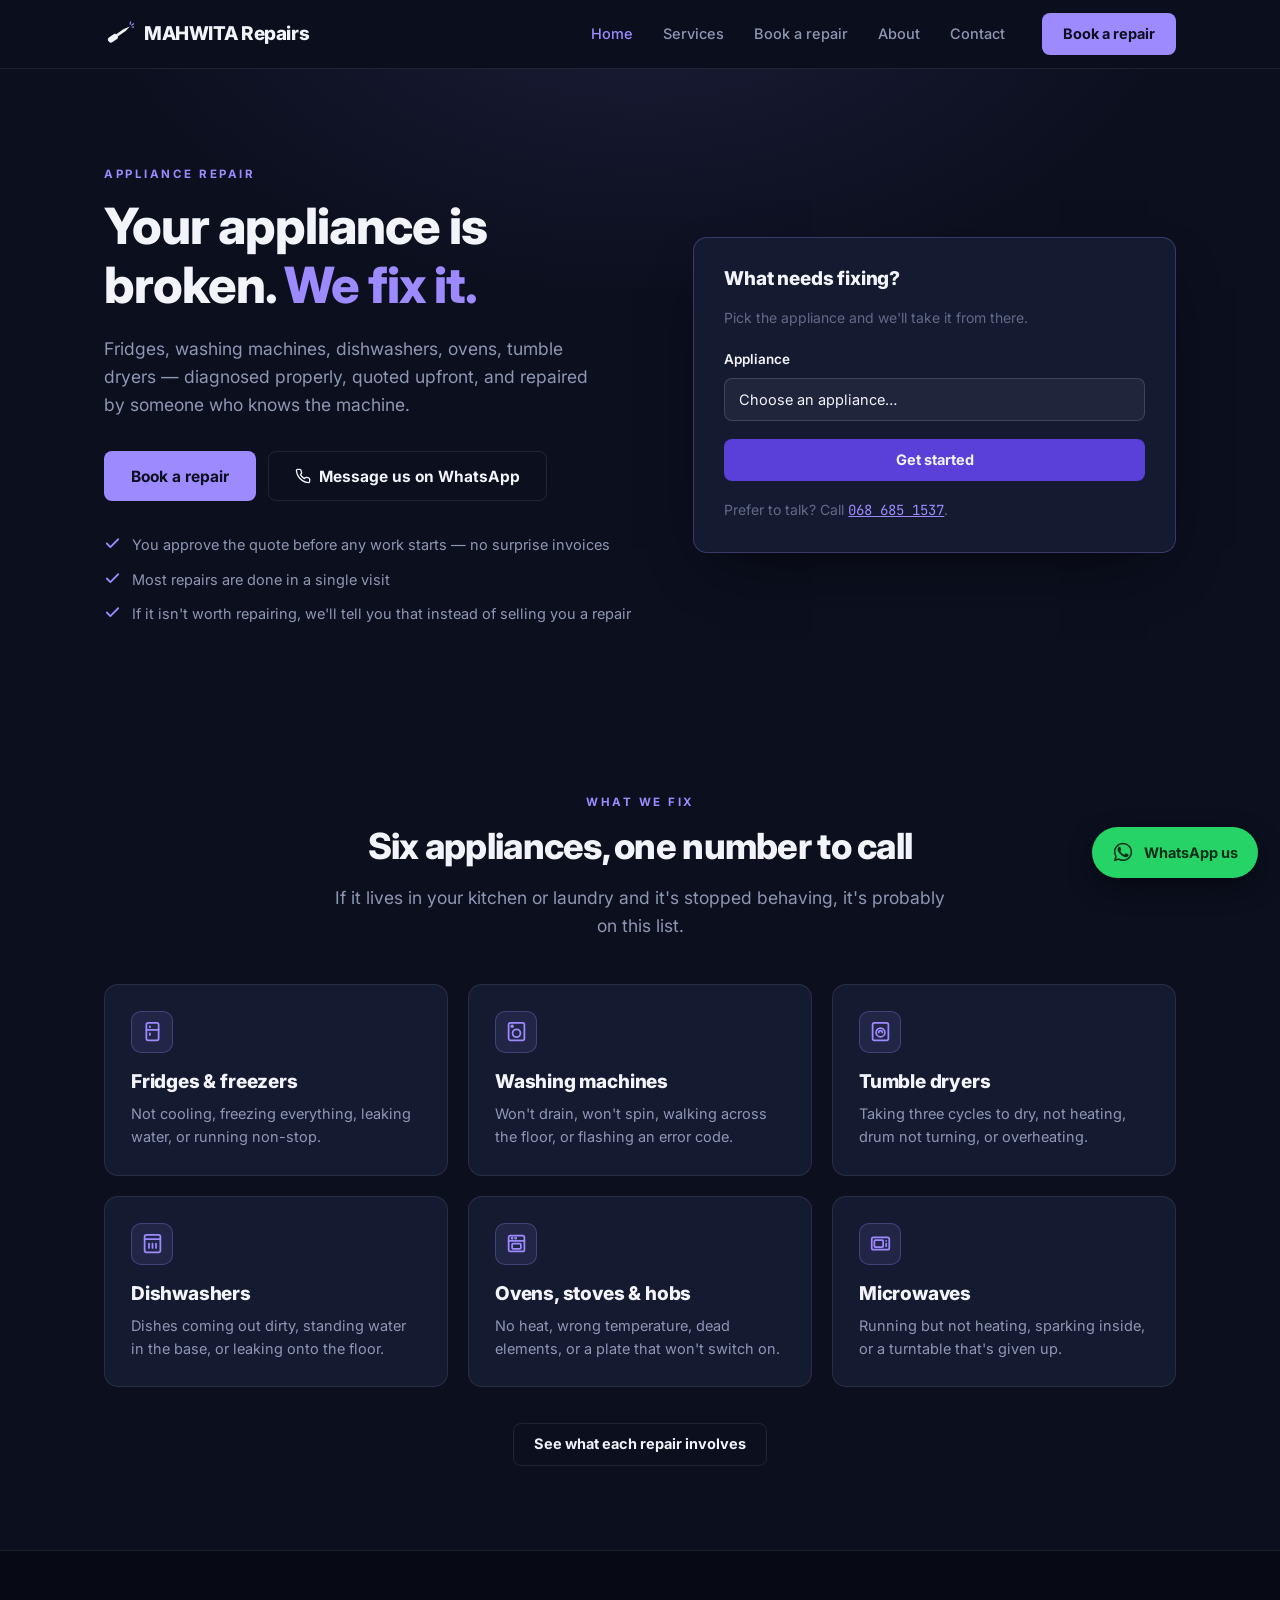
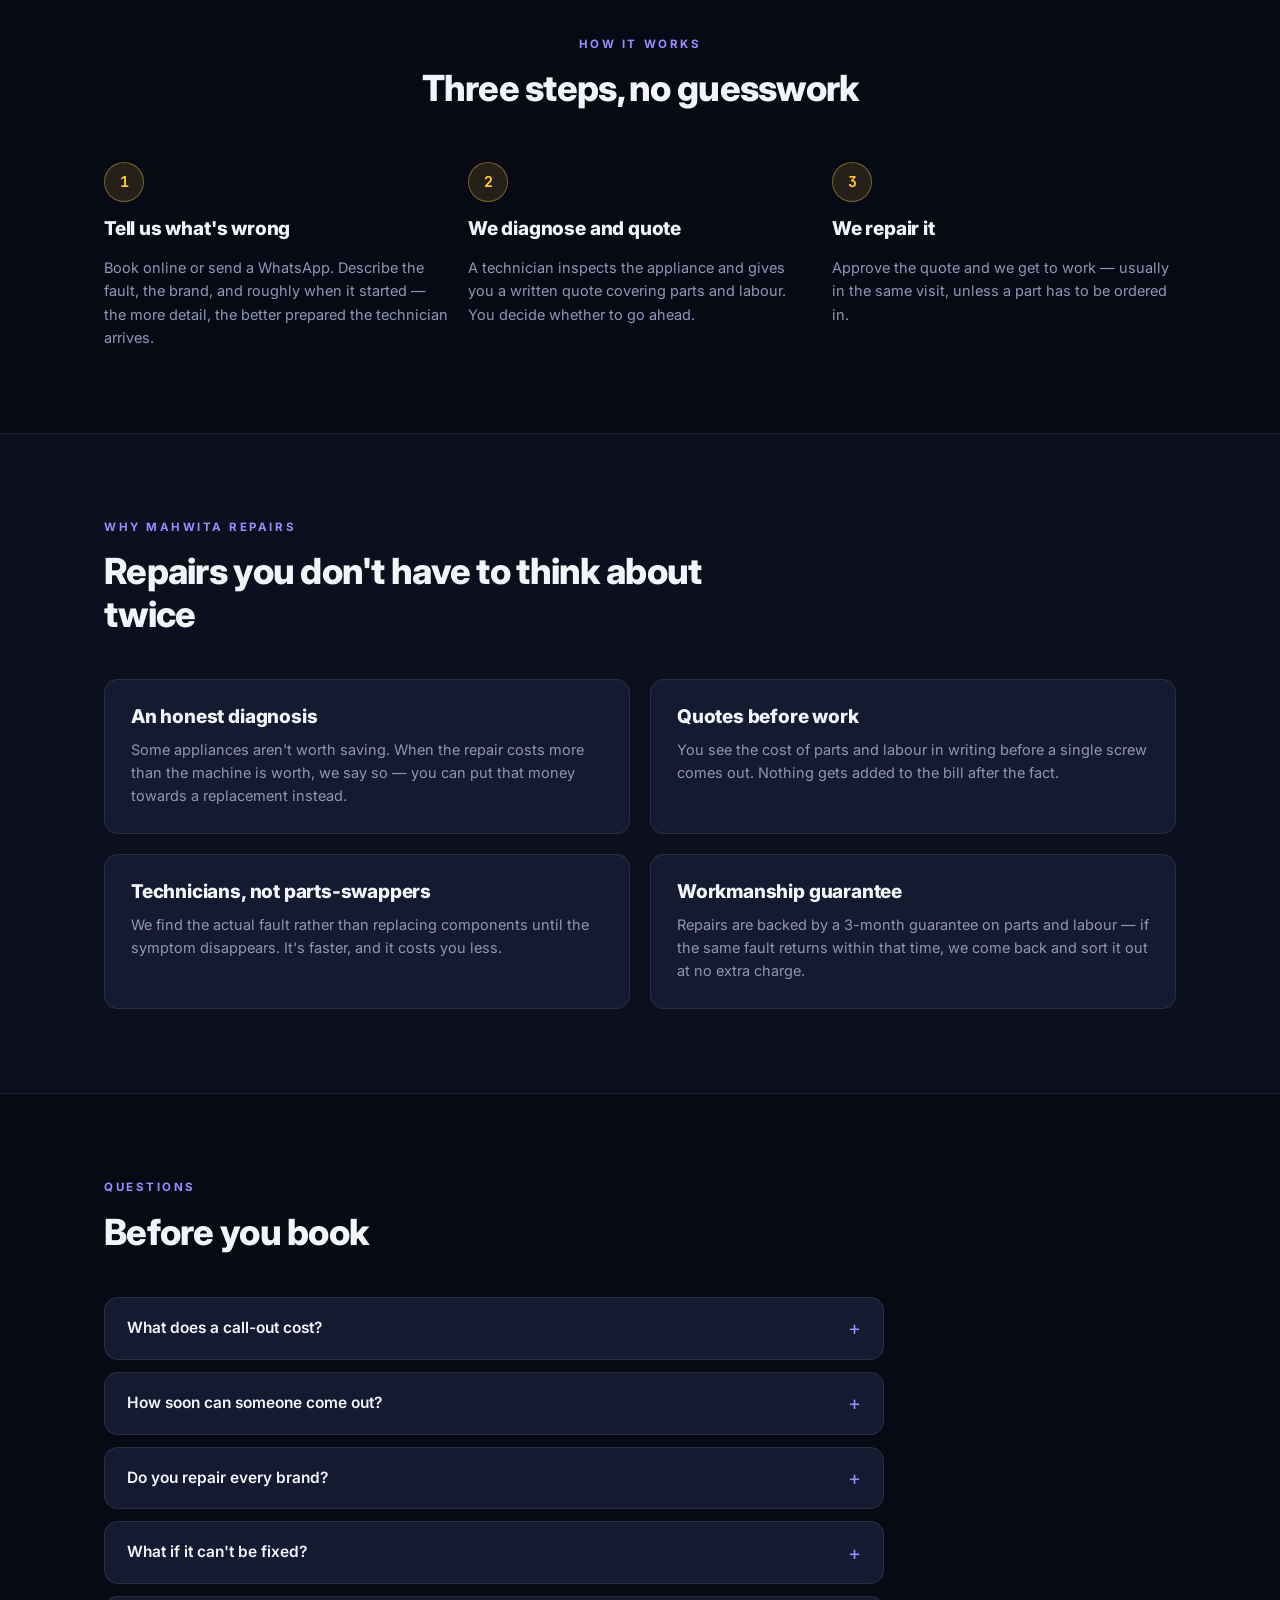
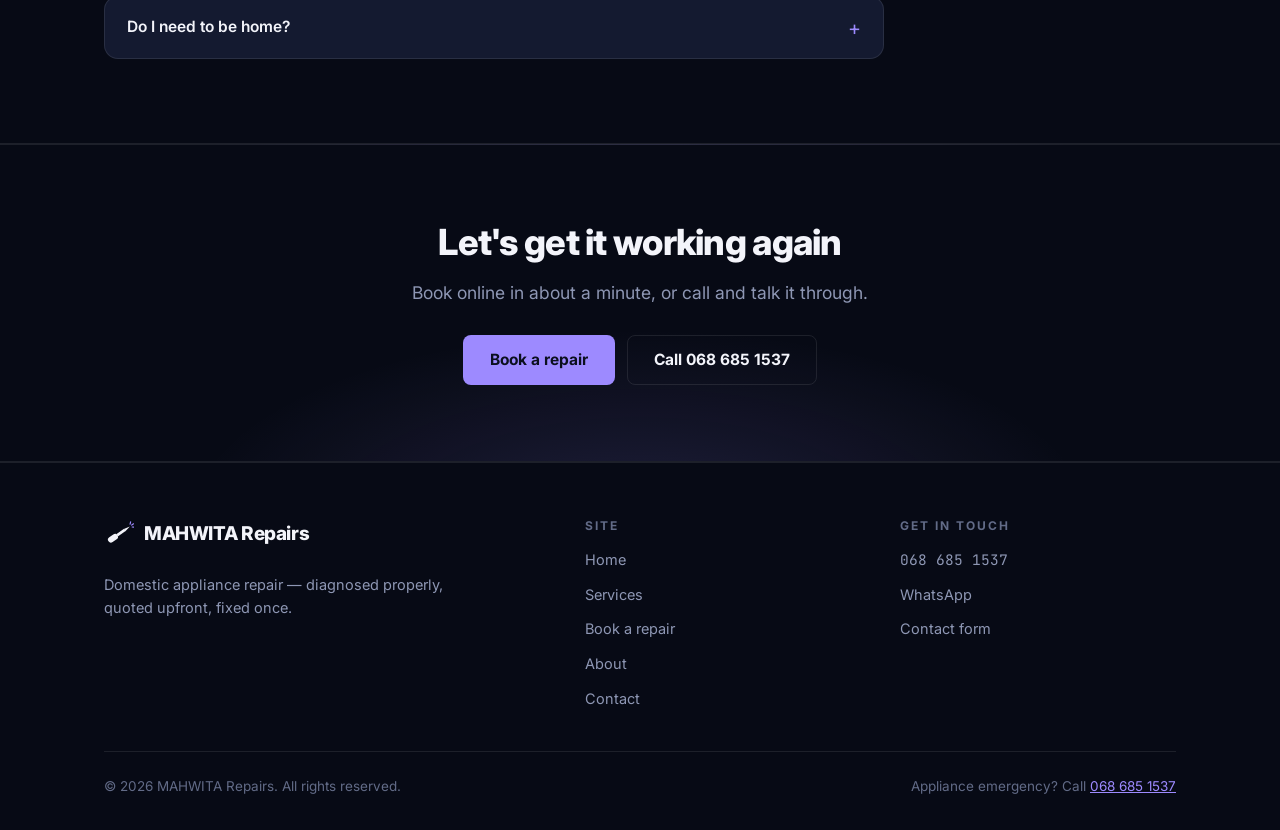
<file: index.html>
<!DOCTYPE html>
<html lang="en">
<head>
<meta charset="UTF-8">
<meta name="viewport" content="width=device-width, initial-scale=1.0">
<meta name="google-site-verification" content="p-ePPp1XIZZ4dRqZ87zlBdZZ-KoX9sS5fBLgTzVpWZw">
<title>MAHWITA Repairs — Appliance Repair, Done Properly</title>
<meta name="description" content="MAHWITA Repairs repairs fridges, washing machines, dishwashers, ovens, tumble dryers and more. Book online, get an upfront quote, and get your appliance working again.">
<link rel="canonical" href="https://mahwita-repairs.vercel.app/">
<meta name="theme-color" content="#0B0F1E">

<meta property="og:type" content="website">
<meta property="og:site_name" content="MAHWITA Repairs">
<meta property="og:title" content="MAHWITA Repairs — Appliance Repair, Done Properly">
<meta property="og:description" content="Fridges, washing machines, dishwashers, ovens and tumble dryers — diagnosed properly, quoted upfront, repaired once.">
<meta property="og:url" content="https://mahwita-repairs.vercel.app/">
<meta property="og:image" content="https://mahwita-repairs.vercel.app/assets/og-image.png">
<meta property="og:image:width" content="1200">
<meta property="og:image:height" content="630">
<meta property="og:image:alt" content="MAHWITA Repairs — appliance repair">
<meta name="twitter:card" content="summary_large_image">
<meta name="twitter:title" content="MAHWITA Repairs — Appliance Repair, Done Properly">
<meta name="twitter:description" content="Fridges, washing machines, dishwashers, ovens and tumble dryers — diagnosed properly, quoted upfront, repaired once.">
<meta name="twitter:image" content="https://mahwita-repairs.vercel.app/assets/og-image.png">

<link rel="icon" href="/assets/favicon.svg" type="image/svg+xml">
<link rel="preconnect" href="https://fonts.googleapis.com">
<link rel="preconnect" href="https://fonts.gstatic.com" crossorigin>
<link href="https://fonts.googleapis.com/css2?family=Inter:wght@400;500;600;700;800&family=JetBrains+Mono:wght@500;600;700&display=swap" rel="stylesheet">
<link rel="stylesheet" href="/assets/styles.css">

<!-- Structured data. The business has no published street address yet, so
     LocalBusiness is intentionally address-free — adding a real one later is
     the single biggest local-search improvement available. -->
<script type="application/ld+json">
{
  "@context": "https://schema.org",
  "@graph": [
    {
      "@type": "LocalBusiness",
      "@id": "https://mahwita-repairs.vercel.app/#business",
      "name": "MAHWITA Repairs",
      "description": "Domestic appliance repair — fridges, freezers, washing machines, tumble dryers, dishwashers, ovens, hobs and microwaves.",
      "url": "https://mahwita-repairs.vercel.app/",
      "telephone": "+27686851537",
      "image": "https://mahwita-repairs.vercel.app/assets/og-image.png",
      "priceRange": "$$",
      "openingHoursSpecification": [
        {
          "@type": "OpeningHoursSpecification",
          "dayOfWeek": ["Monday","Tuesday","Wednesday","Thursday","Friday"],
          "opens": "08:00",
          "closes": "17:00"
        },
        {
          "@type": "OpeningHoursSpecification",
          "dayOfWeek": "Saturday",
          "opens": "08:00",
          "closes": "13:00"
        }
      ],
      "makesOffer": [
        { "@type": "Offer", "itemOffered": { "@type": "Service", "name": "Fridge and freezer repair" } },
        { "@type": "Offer", "itemOffered": { "@type": "Service", "name": "Washing machine repair" } },
        { "@type": "Offer", "itemOffered": { "@type": "Service", "name": "Tumble dryer repair" } },
        { "@type": "Offer", "itemOffered": { "@type": "Service", "name": "Dishwasher repair" } },
        { "@type": "Offer", "itemOffered": { "@type": "Service", "name": "Oven, stove and hob repair" } },
        { "@type": "Offer", "itemOffered": { "@type": "Service", "name": "Microwave repair" } }
      ]
    },
    {
      "@type": "WebSite",
      "@id": "https://mahwita-repairs.vercel.app/#website",
      "url": "https://mahwita-repairs.vercel.app/",
      "name": "MAHWITA Repairs",
      "publisher": { "@id": "https://mahwita-repairs.vercel.app/#business" }
    },
    {
      "@type": "FAQPage",
      "mainEntity": [
        {
          "@type": "Question",
          "name": "What does a call-out cost?",
          "acceptedAnswer": {
            "@type": "Answer",
            "text": "There's a call-out and diagnostic fee, and we confirm the exact amount when you book — before anyone is dispatched, so nothing on the invoice is a surprise. If you go ahead with the repair, that fee comes off the final bill, which means the diagnosis effectively costs you nothing."
          }
        },
        {
          "@type": "Question",
          "name": "How soon can someone come out?",
          "acceptedAnswer": {
            "@type": "Answer",
            "text": "It depends on the day and how far you are from us. Send your request through and we'll confirm the soonest realistic slot — we'd rather give you an honest time than a hopeful one."
          }
        },
        {
          "@type": "Question",
          "name": "Do you repair every brand?",
          "acceptedAnswer": {
            "@type": "Answer",
            "text": "We work on the vast majority of domestic brands. Some manufacturers restrict parts to their own service agents — if yours is one of them, we'll tell you upfront rather than waste your call-out fee."
          }
        },
        {
          "@type": "Question",
          "name": "What if it can't be fixed?",
          "acceptedAnswer": {
            "@type": "Answer",
            "text": "You'll get a straight answer and a written explanation of why. You still pay the diagnostic fee for the technician's time, but you won't be charged for a repair that was never going to work."
          }
        },
        {
          "@type": "Question",
          "name": "Do I need to be home?",
          "acceptedAnswer": {
            "@type": "Answer",
            "text": "Yes — someone over 18 needs to be there to give the technician access, approve the quote, and sign off the completed work."
          }
        }
      ]
    }
  ]
}
</script>
</head>
<body>

<a class="skip" href="#main">Skip to content</a>

<header class="site-header">
  <div class="container nav">
    <a class="brand" href="/">
      <svg viewBox="0 0 160 160" xmlns="http://www.w3.org/2000/svg" aria-hidden="true">
        <g transform="translate(80,80) rotate(-35) scale(1.05)">
          <rect x="-65" y="-15" width="55" height="30" rx="15" fill="#F3F4FA"/>
          <rect x="-12" y="-7" width="48" height="14" fill="#F3F4FA"/>
          <polygon points="35,-7 35,7 67,0" fill="#F3F4FA"/>
          <line x1="75" y1="-9" x2="84" y2="-17" stroke="#9D8AFF" stroke-width="6" stroke-linecap="round"/>
          <line x1="79" y1="0" x2="90" y2="0" stroke="#9D8AFF" stroke-width="6" stroke-linecap="round"/>
          <line x1="75" y1="9" x2="84" y2="17" stroke="#9D8AFF" stroke-width="6" stroke-linecap="round"/>
        </g>
      </svg>
      MAHWITA Repairs
    </a>

    <nav id="nav-links" class="nav-links" aria-label="Main">
      <a href="/" aria-current="page">Home</a>
      <a href="/services">Services</a>
      <a href="/booking">Book a repair</a>
      <a href="/about">About</a>
      <a href="/contact">Contact</a>
    </nav>

    <div class="nav-cta">
      <a class="btn btn--accent" href="/booking">Book a repair</a>
    </div>

    <button class="nav-toggle" type="button" aria-expanded="false" aria-controls="nav-links" aria-label="Toggle menu">
      <svg width="18" height="18" viewBox="0 0 24 24" fill="none" stroke="currentColor" stroke-width="2" stroke-linecap="round" aria-hidden="true">
        <line x1="3" y1="6" x2="21" y2="6"/><line x1="3" y1="12" x2="21" y2="12"/><line x1="3" y1="18" x2="21" y2="18"/>
      </svg>
    </button>
  </div>
</header>

<main id="main">

  <section class="hero">
    <div class="container hero-inner">
      <div>
        <div class="eyebrow">Appliance repair</div>
        <h1>Your appliance is broken. <span class="accent">We fix it.</span></h1>
        <p class="lead">
          Fridges, washing machines, dishwashers, ovens, tumble dryers — diagnosed
          properly, quoted upfront, and repaired by someone who knows the machine.
        </p>

        <div class="btn-row">
          <a class="btn btn--accent btn--lg" href="/booking">Book a repair</a>
          <a class="btn btn--ghost btn--lg" href="tel:0686851537"
             data-whatsapp="Hi MAHWITA Repairs, I need help with an appliance repair.">
            <svg viewBox="0 0 24 24" fill="none" stroke="currentColor" stroke-width="2" stroke-linecap="round" stroke-linejoin="round" aria-hidden="true">
              <path d="M22 16.92v3a2 2 0 0 1-2.18 2 19.79 19.79 0 0 1-8.63-3.07 19.5 19.5 0 0 1-6-6 19.79 19.79 0 0 1-3.07-8.67A2 2 0 0 1 4.11 2h3a2 2 0 0 1 2 1.72c.13.96.36 1.9.7 2.81a2 2 0 0 1-.45 2.11L8.09 9.91a16 16 0 0 0 6 6l1.27-1.27a2 2 0 0 1 2.11-.45c.9.34 1.85.57 2.81.7A2 2 0 0 1 22 16.92z"/>
            </svg>
            <span data-wa-label data-wa-fallback="Call 068 685 1537">Message us on WhatsApp</span>
          </a>
        </div>

        <ul class="hero-points">
          <li>
            <svg viewBox="0 0 24 24" fill="none" stroke="currentColor" stroke-width="2.5" stroke-linecap="round" stroke-linejoin="round" aria-hidden="true"><polyline points="20 6 9 17 4 12"/></svg>
            You approve the quote before any work starts — no surprise invoices
          </li>
          <li>
            <svg viewBox="0 0 24 24" fill="none" stroke="currentColor" stroke-width="2.5" stroke-linecap="round" stroke-linejoin="round" aria-hidden="true"><polyline points="20 6 9 17 4 12"/></svg>
            Most repairs are done in a single visit
          </li>
          <li>
            <svg viewBox="0 0 24 24" fill="none" stroke="currentColor" stroke-width="2.5" stroke-linecap="round" stroke-linejoin="round" aria-hidden="true"><polyline points="20 6 9 17 4 12"/></svg>
            If it isn't worth repairing, we'll tell you that instead of selling you a repair
          </li>
        </ul>
      </div>

      <div class="hero-card">
        <h3>What needs fixing?</h3>
        <p class="dim" style="margin-bottom:20px;">Pick the appliance and we'll take it from there.</p>

        <form id="quick-start" class="form">
          <div class="field">
            <label for="quick-service">Appliance</label>
            <select id="quick-service" name="service">
              <option value="">Choose an appliance…</option>
              <option value="Fridge or freezer">Fridge or freezer</option>
              <option value="Washing machine">Washing machine</option>
              <option value="Tumble dryer">Tumble dryer</option>
              <option value="Dishwasher">Dishwasher</option>
              <option value="Oven, stove or hob">Oven, stove or hob</option>
              <option value="Microwave">Microwave</option>
              <option value="Something else">Something else</option>
            </select>
          </div>
          <button class="btn btn--primary btn--block" type="submit">Get started</button>
        </form>

        <p class="dim" style="margin-top:18px;">
          Prefer to talk? Call <a href="tel:0686851537" class="mono">068 685 1537</a>.
        </p>
      </div>
    </div>
  </section>

  <section class="section">
    <div class="container">
      <div class="section-head section-head--center">
        <div class="eyebrow">What we fix</div>
        <h2>Six appliances, one number to call</h2>
        <p class="lead">If it lives in your kitchen or laundry and it's stopped behaving, it's probably on this list.</p>
      </div>

      <div class="grid grid--3">
        <a class="card card--link" href="/services#refrigeration">
          <div class="card-icon">
            <svg viewBox="0 0 24 24" fill="none" stroke="currentColor" stroke-width="2" stroke-linecap="round" stroke-linejoin="round" aria-hidden="true"><rect x="5" y="2" width="14" height="20" rx="2"/><line x1="5" y1="10" x2="19" y2="10"/><line x1="9" y1="6" x2="9" y2="7"/><line x1="9" y1="14" x2="9" y2="16"/></svg>
          </div>
          <h3>Fridges &amp; freezers</h3>
          <p>Not cooling, freezing everything, leaking water, or running non-stop.</p>
        </a>

        <a class="card card--link" href="/services#washing-machines">
          <div class="card-icon">
            <svg viewBox="0 0 24 24" fill="none" stroke="currentColor" stroke-width="2" stroke-linecap="round" stroke-linejoin="round" aria-hidden="true"><rect x="3" y="2" width="18" height="20" rx="2"/><circle cx="12" cy="14" r="4.5"/><circle cx="7" cy="6" r="1"/></svg>
          </div>
          <h3>Washing machines</h3>
          <p>Won't drain, won't spin, walking across the floor, or flashing an error code.</p>
        </a>

        <a class="card card--link" href="/services#tumble-dryers">
          <div class="card-icon">
            <svg viewBox="0 0 24 24" fill="none" stroke="currentColor" stroke-width="2" stroke-linecap="round" stroke-linejoin="round" aria-hidden="true"><rect x="3" y="2" width="18" height="20" rx="2"/><circle cx="12" cy="13" r="5"/><path d="M10 13a2 2 0 0 1 4 0"/></svg>
          </div>
          <h3>Tumble dryers</h3>
          <p>Taking three cycles to dry, not heating, drum not turning, or overheating.</p>
        </a>

        <a class="card card--link" href="/services#dishwashers">
          <div class="card-icon">
            <svg viewBox="0 0 24 24" fill="none" stroke="currentColor" stroke-width="2" stroke-linecap="round" stroke-linejoin="round" aria-hidden="true"><rect x="3" y="2" width="18" height="20" rx="2"/><line x1="3" y1="7" x2="21" y2="7"/><path d="M8 12v5M12 12v5M16 12v5"/></svg>
          </div>
          <h3>Dishwashers</h3>
          <p>Dishes coming out dirty, standing water in the base, or leaking onto the floor.</p>
        </a>

        <a class="card card--link" href="/services#ovens">
          <div class="card-icon">
            <svg viewBox="0 0 24 24" fill="none" stroke="currentColor" stroke-width="2" stroke-linecap="round" stroke-linejoin="round" aria-hidden="true"><rect x="3" y="3" width="18" height="18" rx="2"/><line x1="3" y1="9" x2="21" y2="9"/><circle cx="7" cy="6" r=".6"/><circle cx="11" cy="6" r=".6"/><rect x="7" y="12" width="10" height="6" rx="1"/></svg>
          </div>
          <h3>Ovens, stoves &amp; hobs</h3>
          <p>No heat, wrong temperature, dead elements, or a plate that won't switch on.</p>
        </a>

        <a class="card card--link" href="/services#microwaves">
          <div class="card-icon">
            <svg viewBox="0 0 24 24" fill="none" stroke="currentColor" stroke-width="2" stroke-linecap="round" stroke-linejoin="round" aria-hidden="true"><rect x="2" y="5" width="20" height="14" rx="2"/><rect x="5" y="8" width="10" height="8" rx="1"/><line x1="18.5" y1="9" x2="18.5" y2="9.01"/><line x1="18.5" y1="12" x2="18.5" y2="15"/></svg>
          </div>
          <h3>Microwaves</h3>
          <p>Running but not heating, sparking inside, or a turntable that's given up.</p>
        </a>
      </div>

      <div class="btn-row" style="justify-content:center; margin-top:36px;">
        <a class="btn btn--ghost" href="/services">See what each repair involves</a>
      </div>
    </div>
  </section>

  <section class="section section--alt">
    <div class="container">
      <div class="section-head section-head--center">
        <div class="eyebrow">How it works</div>
        <h2>Three steps, no guesswork</h2>
      </div>

      <div class="steps">
        <div class="step">
          <h3>Tell us what's wrong</h3>
          <p>Book online or send a WhatsApp. Describe the fault, the brand, and roughly when it started — the more detail, the better prepared the technician arrives.</p>
        </div>
        <div class="step">
          <h3>We diagnose and quote</h3>
          <p>A technician inspects the appliance and gives you a written quote covering parts and labour. You decide whether to go ahead.</p>
        </div>
        <div class="step">
          <h3>We repair it</h3>
          <p>Approve the quote and we get to work — usually in the same visit, unless a part has to be ordered in.</p>
        </div>
      </div>
    </div>
  </section>

  <section class="section">
    <div class="container">
      <div class="section-head">
        <div class="eyebrow">Why MAHWITA Repairs</div>
        <h2>Repairs you don't have to think about twice</h2>
      </div>

      <div class="grid grid--2">
        <div class="card">
          <h3>An honest diagnosis</h3>
          <p>Some appliances aren't worth saving. When the repair costs more than the machine is worth, we say so — you can put that money towards a replacement instead.</p>
        </div>
        <div class="card">
          <h3>Quotes before work</h3>
          <p>You see the cost of parts and labour in writing before a single screw comes out. Nothing gets added to the bill after the fact.</p>
        </div>
        <div class="card">
          <h3>Technicians, not parts-swappers</h3>
          <p>We find the actual fault rather than replacing components until the symptom disappears. It's faster, and it costs you less.</p>
        </div>
        <div class="card">
          <h3>Workmanship guarantee</h3>
          <p>Repairs are backed by a 3-month guarantee on parts and labour — if the same fault returns within that time, we come back and sort it out at no extra charge.</p>
        </div>
      </div>
    </div>
  </section>

  <section class="section section--alt">
    <div class="container">
      <div class="section-head">
        <div class="eyebrow">Questions</div>
        <h2>Before you book</h2>
      </div>

      <div class="faq">
        <details>
          <summary>What does a call-out cost?</summary>
          <p>
            There's a call-out and diagnostic fee, and we confirm the exact amount when you book —
            before anyone is dispatched, so nothing on the invoice is a surprise. If you go ahead
            with the repair, that fee comes off the final bill, which means the diagnosis
            effectively costs you nothing.
          </p>
        </details>
        <details>
          <summary>How soon can someone come out?</summary>
          <p>
            It depends on the day and how far you are from us. Send your request through and we'll confirm the
            soonest realistic slot — we'd rather give you an honest time than a hopeful one.
          </p>
        </details>
        <details>
          <summary>Do you repair every brand?</summary>
          <p>
            We work on the vast majority of domestic brands. Some manufacturers restrict parts to their own
            service agents — if yours is one of them, we'll tell you upfront rather than waste your call-out fee.
          </p>
        </details>
        <details>
          <summary>What if it can't be fixed?</summary>
          <p>
            You'll get a straight answer and a written explanation of why. You still pay the diagnostic fee for
            the technician's time, but you won't be charged for a repair that was never going to work.
          </p>
        </details>
        <details>
          <summary>Do I need to be home?</summary>
          <p>
            Yes — someone over 18 needs to be there to give the technician access, approve the quote, and sign off
            the completed work.
          </p>
        </details>
      </div>
    </div>
  </section>

  <section class="cta-band">
    <div class="container">
      <h2>Let's get it working again</h2>
      <p class="lead">Book online in about a minute, or call and talk it through.</p>
      <div class="btn-row">
        <a class="btn btn--accent btn--lg" href="/booking">Book a repair</a>
        <a class="btn btn--ghost btn--lg" href="tel:0686851537">Call 068 685 1537</a>
      </div>
    </div>
  </section>

</main>

<footer class="site-footer">
  <div class="container">
    <div class="footer-grid">
      <div class="footer-about">
        <a class="brand" href="/">
          <svg viewBox="0 0 160 160" xmlns="http://www.w3.org/2000/svg" aria-hidden="true">
            <g transform="translate(80,80) rotate(-35) scale(1.05)">
              <rect x="-65" y="-15" width="55" height="30" rx="15" fill="#F3F4FA"/>
              <rect x="-12" y="-7" width="48" height="14" fill="#F3F4FA"/>
              <polygon points="35,-7 35,7 67,0" fill="#F3F4FA"/>
              <line x1="75" y1="-9" x2="84" y2="-17" stroke="#9D8AFF" stroke-width="6" stroke-linecap="round"/>
              <line x1="79" y1="0" x2="90" y2="0" stroke="#9D8AFF" stroke-width="6" stroke-linecap="round"/>
              <line x1="75" y1="9" x2="84" y2="17" stroke="#9D8AFF" stroke-width="6" stroke-linecap="round"/>
            </g>
          </svg>
          MAHWITA Repairs
        </a>
        <p>Domestic appliance repair — diagnosed properly, quoted upfront, fixed once.</p>
      </div>

      <div>
        <h4>Site</h4>
        <ul class="footer-links">
          <li><a href="/">Home</a></li>
          <li><a href="/services">Services</a></li>
          <li><a href="/booking">Book a repair</a></li>
          <li><a href="/about">About</a></li>
          <li><a href="/contact">Contact</a></li>
        </ul>
      </div>

      <div>
        <h4>Get in touch</h4>
        <ul class="footer-links">
          <li><a href="tel:0686851537" class="mono">068 685 1537</a></li>
          <li><a href="tel:0686851537" data-whatsapp="Hi MAHWITA Repairs, I need help with an appliance repair."><span data-wa-label data-wa-fallback="Call us">WhatsApp</span></a></li>
          <li><a href="/contact">Contact form</a></li>
        </ul>
      </div>
    </div>

    <div class="footer-bottom">
      <span>&copy; <span data-year>2026</span> MAHWITA Repairs. All rights reserved.</span>
      <span>Appliance emergency? Call <a href="tel:0686851537">068 685 1537</a></span>
    </div>
  </div>
</footer>

<a class="wa-float" href="tel:0686851537" aria-label="Contact MAHWITA Repairs on WhatsApp"
   data-whatsapp="Hi MAHWITA Repairs, I'd like help with an appliance repair.">
  <svg viewBox="0 0 24 24" fill="currentColor" aria-hidden="true">
    <path d="M12.04 2C6.58 2 2.13 6.45 2.13 11.91c0 1.75.46 3.45 1.32 4.95L2 22l5.25-1.38a9.86 9.86 0 0 0 4.79 1.22h.01c5.46 0 9.91-4.45 9.91-9.91 0-2.65-1.03-5.14-2.9-7.01A9.82 9.82 0 0 0 12.04 2zm0 18.15h-.01a8.2 8.2 0 0 1-4.19-1.15l-.3-.18-3.12.82.83-3.04-.2-.31a8.19 8.19 0 0 1-1.26-4.38c0-4.54 3.7-8.24 8.25-8.24 2.2 0 4.27.86 5.83 2.42a8.19 8.19 0 0 1 2.41 5.83c0 4.54-3.7 8.23-8.24 8.23z"/>
    <path d="M17.47 14.38c-.3-.15-1.76-.87-2.03-.97-.27-.1-.47-.15-.67.15-.2.3-.77.97-.94 1.17-.17.2-.35.22-.64.07-.3-.15-1.25-.46-2.38-1.47-.88-.79-1.48-1.76-1.65-2.06-.17-.3-.02-.46.13-.61.13-.13.3-.35.45-.52.15-.17.2-.3.3-.5.1-.2.05-.37-.02-.52-.08-.15-.67-1.61-.92-2.21-.24-.58-.49-.5-.67-.51h-.57c-.2 0-.52.07-.79.37-.27.3-1.04 1.02-1.04 2.48s1.06 2.88 1.21 3.08c.15.2 2.1 3.2 5.08 4.49.71.3 1.26.49 1.69.63.71.22 1.36.19 1.87.12.57-.09 1.76-.72 2.01-1.41.25-.7.25-1.29.17-1.42-.07-.13-.27-.2-.57-.35z"/>
  </svg>
  <span data-wa-label data-wa-fallback="Call us">WhatsApp us</span>
</a>

<script src="/assets/app.js"></script>
</body>
</html>
</file>
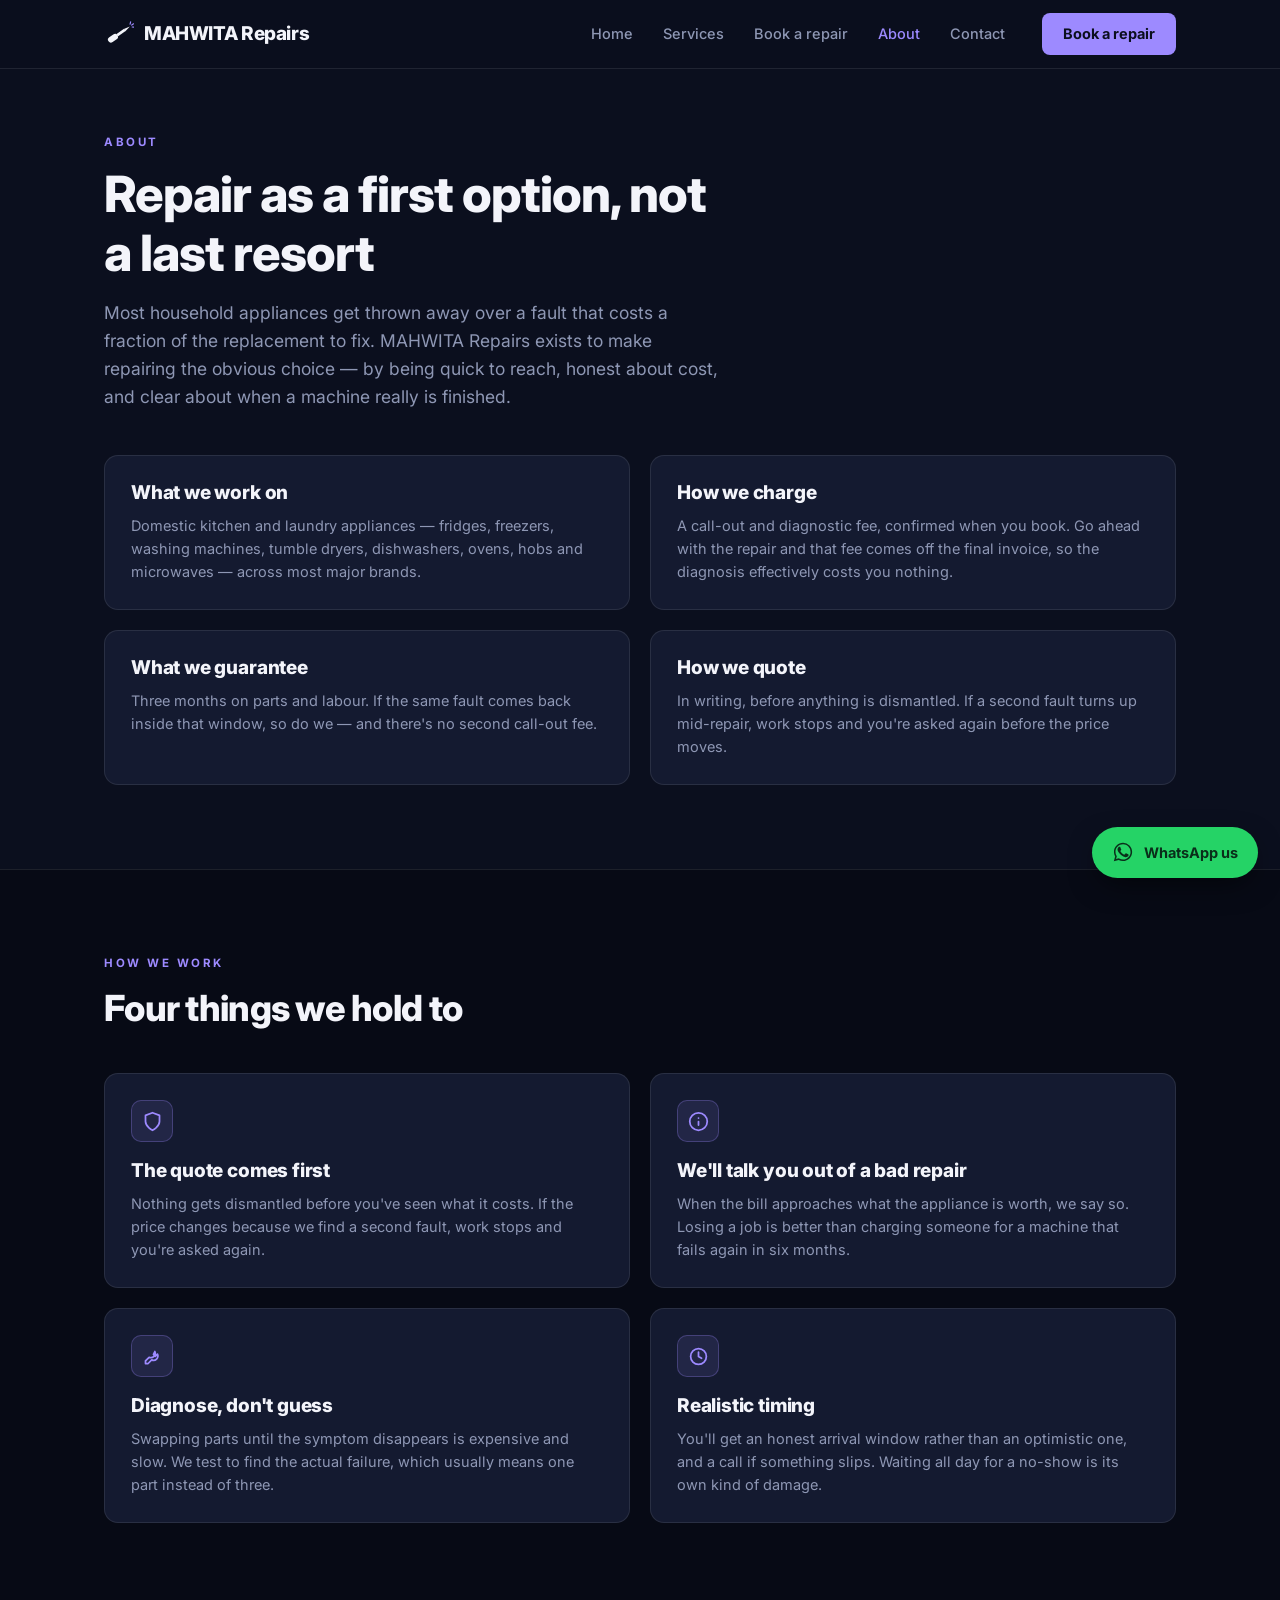
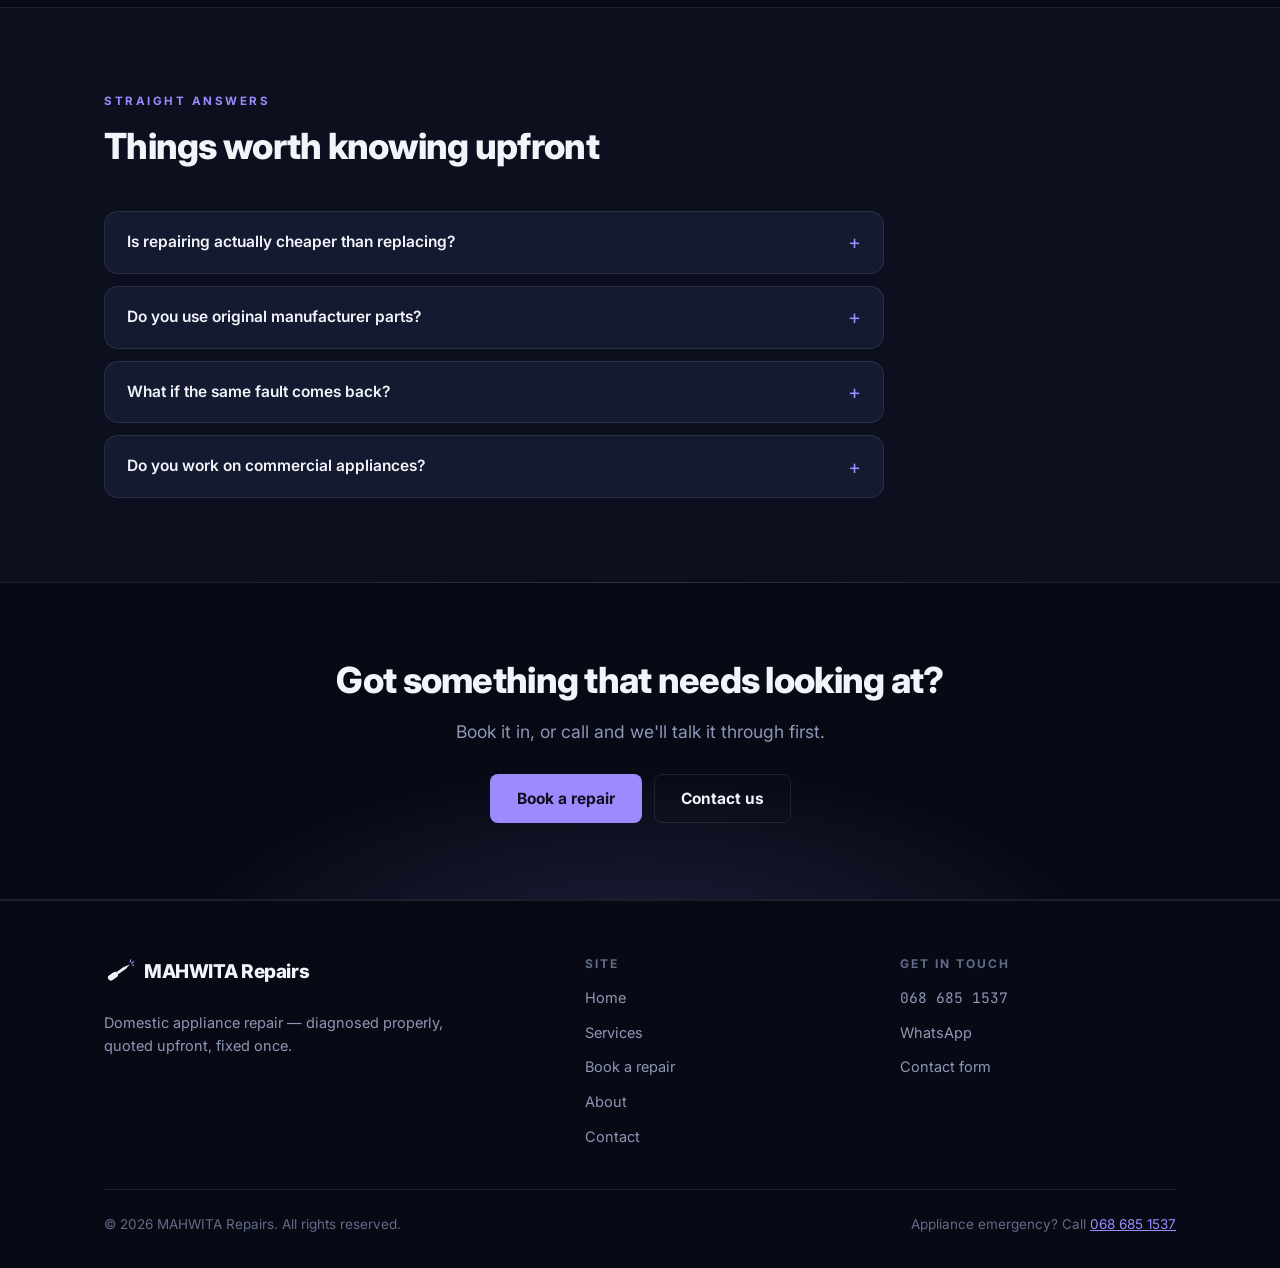
<file: about.html>
<!DOCTYPE html>
<html lang="en">
<head>
<meta charset="UTF-8">
<meta name="viewport" content="width=device-width, initial-scale=1.0">
<meta name="google-site-verification" content="p-ePPp1XIZZ4dRqZ87zlBdZZ-KoX9sS5fBLgTzVpWZw">
<title>About MAHWITA Repairs — How We Work</title>
<meta name="description" content="How MAHWITA Repairs approaches appliance repair: honest diagnosis, written quotes before work, and a straight answer when a machine isn't worth saving.">
<link rel="canonical" href="https://mahwita-repairs.vercel.app/about">
<meta name="theme-color" content="#0B0F1E">
<meta property="og:type" content="website">
<meta property="og:site_name" content="MAHWITA Repairs">
<meta property="og:title" content="About MAHWITA Repairs — How We Work">
<meta property="og:description" content="Honest diagnosis, written quotes before work, and a straight answer when a machine isn't worth saving.">
<meta property="og:url" content="https://mahwita-repairs.vercel.app/about">
<meta property="og:image" content="https://mahwita-repairs.vercel.app/assets/og-image.png">
<meta property="og:image:width" content="1200">
<meta property="og:image:height" content="630">
<meta name="twitter:card" content="summary_large_image">
<meta name="twitter:title" content="About MAHWITA Repairs — How We Work">
<meta name="twitter:description" content="Honest diagnosis, written quotes before work, and a straight answer when a machine isn't worth saving.">
<meta name="twitter:image" content="https://mahwita-repairs.vercel.app/assets/og-image.png">
<link rel="icon" href="/assets/favicon.svg" type="image/svg+xml">
<link rel="preconnect" href="https://fonts.googleapis.com">
<link rel="preconnect" href="https://fonts.gstatic.com" crossorigin>
<link href="https://fonts.googleapis.com/css2?family=Inter:wght@400;500;600;700;800&family=JetBrains+Mono:wght@500;600;700&display=swap" rel="stylesheet">
<link rel="stylesheet" href="/assets/styles.css">
</head>
<body>

<a class="skip" href="#main">Skip to content</a>

<header class="site-header">
  <div class="container nav">
    <a class="brand" href="/">
      <svg viewBox="0 0 160 160" xmlns="http://www.w3.org/2000/svg" aria-hidden="true">
        <g transform="translate(80,80) rotate(-35) scale(1.05)">
          <rect x="-65" y="-15" width="55" height="30" rx="15" fill="#F3F4FA"/>
          <rect x="-12" y="-7" width="48" height="14" fill="#F3F4FA"/>
          <polygon points="35,-7 35,7 67,0" fill="#F3F4FA"/>
          <line x1="75" y1="-9" x2="84" y2="-17" stroke="#9D8AFF" stroke-width="6" stroke-linecap="round"/>
          <line x1="79" y1="0" x2="90" y2="0" stroke="#9D8AFF" stroke-width="6" stroke-linecap="round"/>
          <line x1="75" y1="9" x2="84" y2="17" stroke="#9D8AFF" stroke-width="6" stroke-linecap="round"/>
        </g>
      </svg>
      MAHWITA Repairs
    </a>

    <nav id="nav-links" class="nav-links" aria-label="Main">
      <a href="/">Home</a>
      <a href="/services">Services</a>
      <a href="/booking">Book a repair</a>
      <a href="/about" aria-current="page">About</a>
      <a href="/contact">Contact</a>
    </nav>

    <div class="nav-cta">
      <a class="btn btn--accent" href="/booking">Book a repair</a>
    </div>

    <button class="nav-toggle" type="button" aria-expanded="false" aria-controls="nav-links" aria-label="Toggle menu">
      <svg width="18" height="18" viewBox="0 0 24 24" fill="none" stroke="currentColor" stroke-width="2" stroke-linecap="round" aria-hidden="true">
        <line x1="3" y1="6" x2="21" y2="6"/><line x1="3" y1="12" x2="21" y2="12"/><line x1="3" y1="18" x2="21" y2="18"/>
      </svg>
    </button>
  </div>
</header>

<main id="main">

  <section class="section" style="padding-top:64px;">
    <div class="container">
      <div class="section-head">
        <div class="eyebrow">About</div>
        <h1>Repair as a first option, not a last resort</h1>
        <p class="lead">
          Most household appliances get thrown away over a fault that costs a fraction of the
          replacement to fix. MAHWITA Repairs exists to make repairing the obvious choice — by being
          quick to reach, honest about cost, and clear about when a machine really is finished.
        </p>
      </div>

      <div class="grid grid--2" style="margin-top:8px;">
        <div class="card">
          <h3>What we work on</h3>
          <p>
            Domestic kitchen and laundry appliances — fridges, freezers, washing machines, tumble
            dryers, dishwashers, ovens, hobs and microwaves — across most major brands.
          </p>
        </div>
        <div class="card">
          <h3>How we charge</h3>
          <p>
            A call-out and diagnostic fee, confirmed when you book. Go ahead with the repair and
            that fee comes off the final invoice, so the diagnosis effectively costs you nothing.
          </p>
        </div>
        <div class="card">
          <h3>What we guarantee</h3>
          <p>
            Three months on parts and labour. If the same fault comes back inside that window, so
            do we — and there's no second call-out fee.
          </p>
        </div>
        <div class="card">
          <h3>How we quote</h3>
          <p>
            In writing, before anything is dismantled. If a second fault turns up mid-repair, work
            stops and you're asked again before the price moves.
          </p>
        </div>
      </div>
    </div>
  </section>

  <section class="section section--alt">
    <div class="container">
      <div class="section-head">
        <div class="eyebrow">How we work</div>
        <h2>Four things we hold to</h2>
      </div>

      <div class="grid grid--2">
        <div class="card">
          <div class="card-icon">
            <svg viewBox="0 0 24 24" fill="none" stroke="currentColor" stroke-width="2" stroke-linecap="round" stroke-linejoin="round" aria-hidden="true"><path d="M12 22s8-4 8-10V5l-8-3-8 3v7c0 6 8 10 8 10z"/></svg>
          </div>
          <h3>The quote comes first</h3>
          <p>
            Nothing gets dismantled before you've seen what it costs. If the price changes
            because we find a second fault, work stops and you're asked again.
          </p>
        </div>

        <div class="card">
          <div class="card-icon">
            <svg viewBox="0 0 24 24" fill="none" stroke="currentColor" stroke-width="2" stroke-linecap="round" stroke-linejoin="round" aria-hidden="true"><circle cx="12" cy="12" r="10"/><path d="M12 16v-4M12 8h.01"/></svg>
          </div>
          <h3>We'll talk you out of a bad repair</h3>
          <p>
            When the bill approaches what the appliance is worth, we say so. Losing a job is
            better than charging someone for a machine that fails again in six months.
          </p>
        </div>

        <div class="card">
          <div class="card-icon">
            <svg viewBox="0 0 24 24" fill="none" stroke="currentColor" stroke-width="2" stroke-linecap="round" stroke-linejoin="round" aria-hidden="true"><path d="M14.7 6.3a5 5 0 0 1-6.6 6.6L4 17v3h3l4.1-4.1a5 5 0 0 0 6.6-6.6l-2.5 2.5-2.1-2.1z"/></svg>
          </div>
          <h3>Diagnose, don't guess</h3>
          <p>
            Swapping parts until the symptom disappears is expensive and slow. We test to find
            the actual failure, which usually means one part instead of three.
          </p>
        </div>

        <div class="card">
          <div class="card-icon">
            <svg viewBox="0 0 24 24" fill="none" stroke="currentColor" stroke-width="2" stroke-linecap="round" stroke-linejoin="round" aria-hidden="true"><circle cx="12" cy="12" r="9"/><polyline points="12 7 12 12 15.5 14"/></svg>
          </div>
          <h3>Realistic timing</h3>
          <p>
            You'll get an honest arrival window rather than an optimistic one, and a call if
            something slips. Waiting all day for a no-show is its own kind of damage.
          </p>
        </div>
      </div>
    </div>
  </section>

  <section class="section">
    <div class="container">
      <div class="section-head">
        <div class="eyebrow">Straight answers</div>
        <h2>Things worth knowing upfront</h2>
      </div>

      <div class="faq">
        <details>
          <summary>Is repairing actually cheaper than replacing?</summary>
          <p>
            Usually, but not always — and the honest answer depends on the appliance's age, the
            failed part, and what a like-for-like replacement costs. That's exactly the
            calculation we walk you through at the quote stage.
          </p>
        </details>
        <details>
          <summary>Do you use original manufacturer parts?</summary>
          <p>
            Where they're available and sensibly priced, yes. Where a quality equivalent costs
            considerably less, we'll offer you both options and let you choose — you'll always
            be told which one you're getting.
          </p>
        </details>
        <details>
          <summary>What if the same fault comes back?</summary>
          <p>
            Repairs carry a 3-month guarantee on parts and labour. If the fault we repaired returns
            within that period, we come back out and there's no second call-out fee.
          </p>
        </details>
        <details>
          <summary>Do you work on commercial appliances?</summary>
          <p>
            Domestic machines are the core of what we do, and they're what we're set up for. We do
            take on light commercial work — laundromats, guesthouses, small kitchens — where the
            appliance is a domestic-type machine. Get in touch with the make and model and we'll
            tell you straight whether it's something we can handle.
          </p>
        </details>
      </div>
    </div>
  </section>

  <section class="cta-band">
    <div class="container">
      <h2>Got something that needs looking at?</h2>
      <p class="lead">Book it in, or call and we'll talk it through first.</p>
      <div class="btn-row">
        <a class="btn btn--accent btn--lg" href="/booking">Book a repair</a>
        <a class="btn btn--ghost btn--lg" href="/contact">Contact us</a>
      </div>
    </div>
  </section>

</main>

<footer class="site-footer">
  <div class="container">
    <div class="footer-grid">
      <div class="footer-about">
        <a class="brand" href="/">
          <svg viewBox="0 0 160 160" xmlns="http://www.w3.org/2000/svg" aria-hidden="true">
            <g transform="translate(80,80) rotate(-35) scale(1.05)">
              <rect x="-65" y="-15" width="55" height="30" rx="15" fill="#F3F4FA"/>
              <rect x="-12" y="-7" width="48" height="14" fill="#F3F4FA"/>
              <polygon points="35,-7 35,7 67,0" fill="#F3F4FA"/>
              <line x1="75" y1="-9" x2="84" y2="-17" stroke="#9D8AFF" stroke-width="6" stroke-linecap="round"/>
              <line x1="79" y1="0" x2="90" y2="0" stroke="#9D8AFF" stroke-width="6" stroke-linecap="round"/>
              <line x1="75" y1="9" x2="84" y2="17" stroke="#9D8AFF" stroke-width="6" stroke-linecap="round"/>
            </g>
          </svg>
          MAHWITA Repairs
        </a>
        <p>Domestic appliance repair — diagnosed properly, quoted upfront, fixed once.</p>
      </div>

      <div>
        <h4>Site</h4>
        <ul class="footer-links">
          <li><a href="/">Home</a></li>
          <li><a href="/services">Services</a></li>
          <li><a href="/booking">Book a repair</a></li>
          <li><a href="/about">About</a></li>
          <li><a href="/contact">Contact</a></li>
        </ul>
      </div>

      <div>
        <h4>Get in touch</h4>
        <ul class="footer-links">
          <li><a href="tel:0686851537" class="mono">068 685 1537</a></li>
          <li><a href="tel:0686851537" data-whatsapp="Hi MAHWITA Repairs, I need help with an appliance repair."><span data-wa-label data-wa-fallback="Call us">WhatsApp</span></a></li>
          <li><a href="/contact">Contact form</a></li>
        </ul>
      </div>
    </div>

    <div class="footer-bottom">
      <span>&copy; <span data-year>2026</span> MAHWITA Repairs. All rights reserved.</span>
      <span>Appliance emergency? Call <a href="tel:0686851537">068 685 1537</a></span>
    </div>
  </div>
</footer>

<a class="wa-float" href="tel:0686851537" aria-label="Contact MAHWITA Repairs on WhatsApp"
   data-whatsapp="Hi MAHWITA Repairs, I'd like help with an appliance repair.">
  <svg viewBox="0 0 24 24" fill="currentColor" aria-hidden="true">
    <path d="M12.04 2C6.58 2 2.13 6.45 2.13 11.91c0 1.75.46 3.45 1.32 4.95L2 22l5.25-1.38a9.86 9.86 0 0 0 4.79 1.22h.01c5.46 0 9.91-4.45 9.91-9.91 0-2.65-1.03-5.14-2.9-7.01A9.82 9.82 0 0 0 12.04 2zm0 18.15h-.01a8.2 8.2 0 0 1-4.19-1.15l-.3-.18-3.12.82.83-3.04-.2-.31a8.19 8.19 0 0 1-1.26-4.38c0-4.54 3.7-8.24 8.25-8.24 2.2 0 4.27.86 5.83 2.42a8.19 8.19 0 0 1 2.41 5.83c0 4.54-3.7 8.23-8.24 8.23z"/>
    <path d="M17.47 14.38c-.3-.15-1.76-.87-2.03-.97-.27-.1-.47-.15-.67.15-.2.3-.77.97-.94 1.17-.17.2-.35.22-.64.07-.3-.15-1.25-.46-2.38-1.47-.88-.79-1.48-1.76-1.65-2.06-.17-.3-.02-.46.13-.61.13-.13.3-.35.45-.52.15-.17.2-.3.3-.5.1-.2.05-.37-.02-.52-.08-.15-.67-1.61-.92-2.21-.24-.58-.49-.5-.67-.51h-.57c-.2 0-.52.07-.79.37-.27.3-1.04 1.02-1.04 2.48s1.06 2.88 1.21 3.08c.15.2 2.1 3.2 5.08 4.49.71.3 1.26.49 1.69.63.71.22 1.36.19 1.87.12.57-.09 1.76-.72 2.01-1.41.25-.7.25-1.29.17-1.42-.07-.13-.27-.2-.57-.35z"/>
  </svg>
  <span data-wa-label data-wa-fallback="Call us">WhatsApp us</span>
</a>

<script src="/assets/app.js"></script>
</body>
</html>
</file>
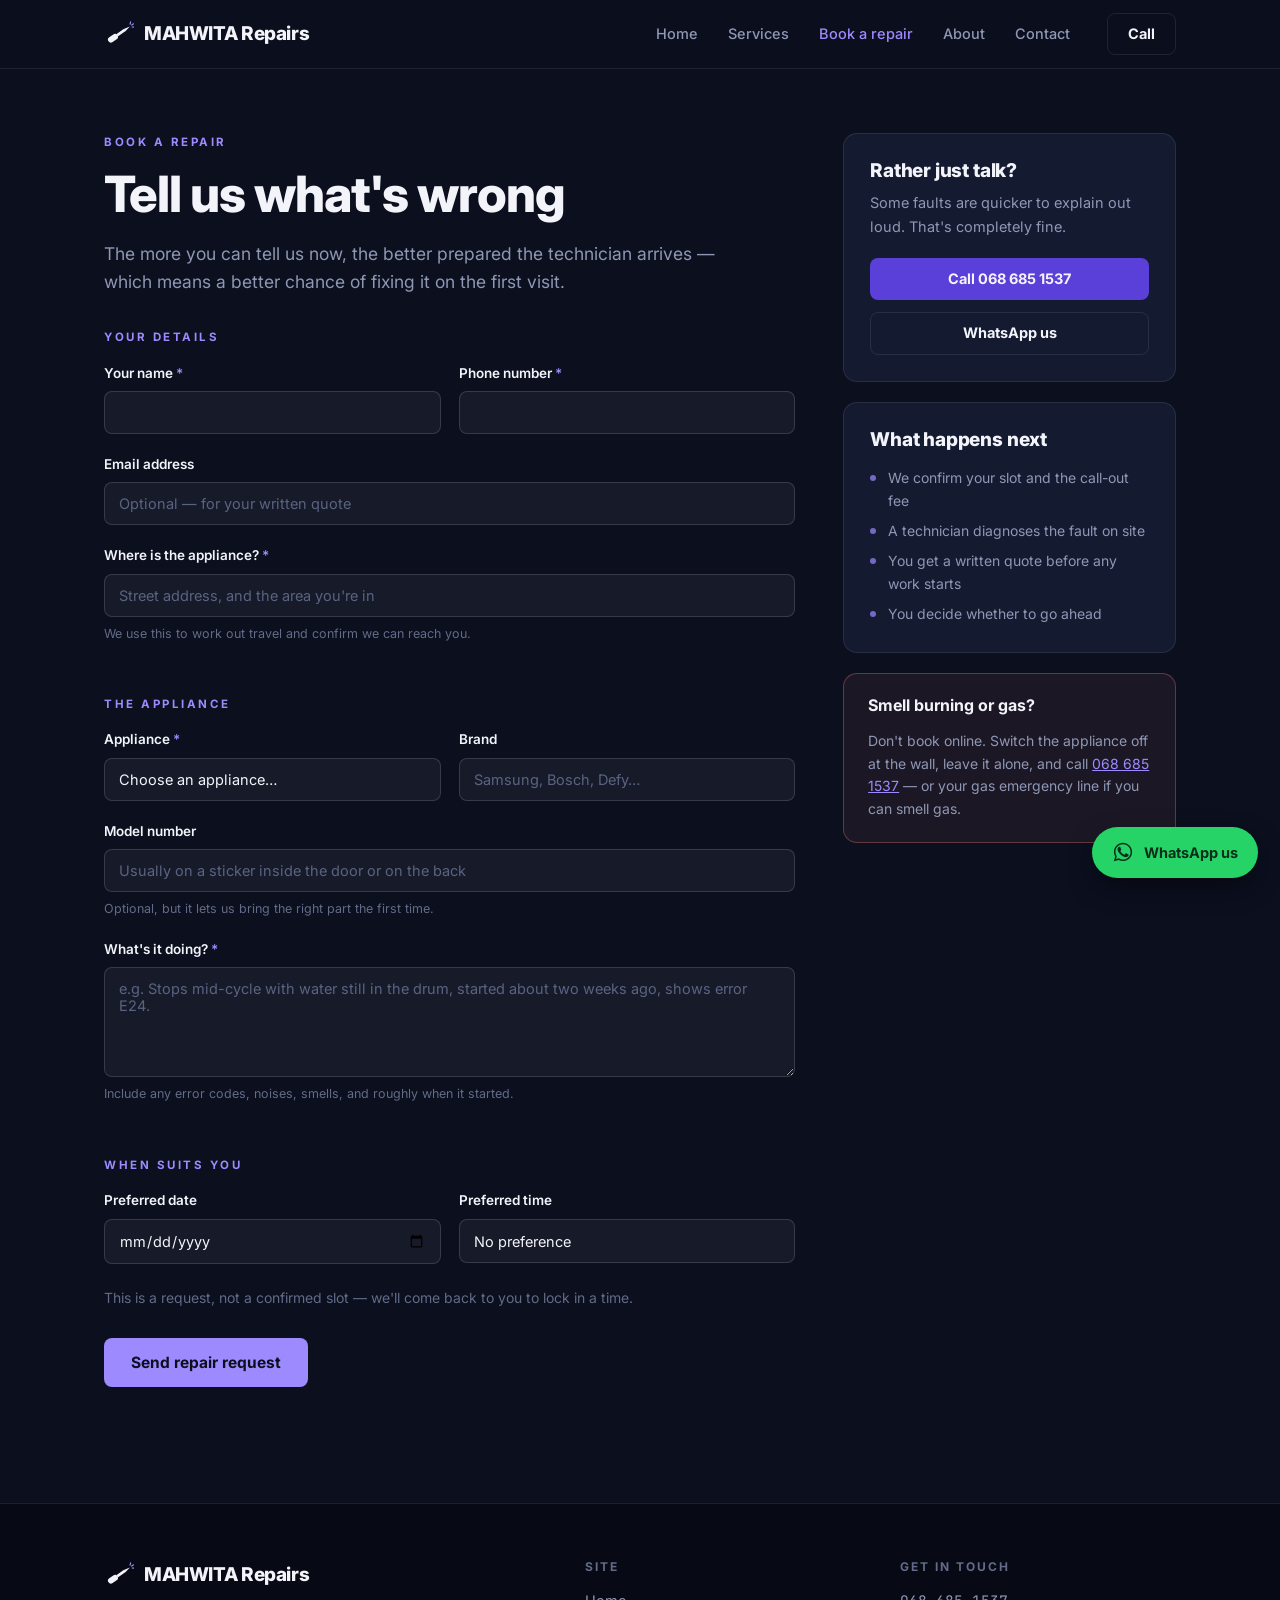
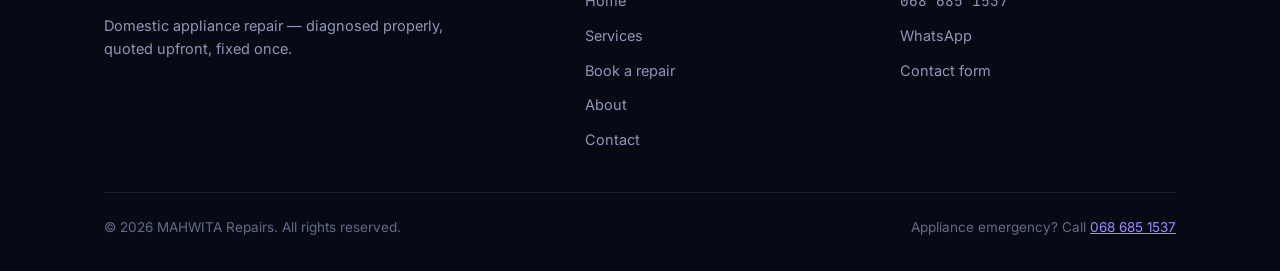
<file: booking.html>
<!DOCTYPE html>
<html lang="en">
<head>
<meta charset="UTF-8">
<meta name="viewport" content="width=device-width, initial-scale=1.0">
<meta name="google-site-verification" content="p-ePPp1XIZZ4dRqZ87zlBdZZ-KoX9sS5fBLgTzVpWZw">
<title>Book a Repair — MAHWITA Repairs</title>
<meta name="description" content="Book an appliance repair with MAHWITA Repairs. Tell us the appliance, the fault and when suits you, and we'll confirm a time.">
<link rel="canonical" href="https://mahwita-repairs.vercel.app/booking">
<meta name="theme-color" content="#0B0F1E">
<meta property="og:type" content="website">
<meta property="og:site_name" content="MAHWITA Repairs">
<meta property="og:title" content="Book a Repair — MAHWITA Repairs">
<meta property="og:description" content="Tell us the appliance, the fault and when suits you, and we'll confirm a time.">
<meta property="og:url" content="https://mahwita-repairs.vercel.app/booking">
<meta property="og:image" content="https://mahwita-repairs.vercel.app/assets/og-image.png">
<meta property="og:image:width" content="1200">
<meta property="og:image:height" content="630">
<meta name="twitter:card" content="summary_large_image">
<meta name="twitter:title" content="Book a Repair — MAHWITA Repairs">
<meta name="twitter:description" content="Tell us the appliance, the fault and when suits you, and we'll confirm a time.">
<meta name="twitter:image" content="https://mahwita-repairs.vercel.app/assets/og-image.png">
<link rel="icon" href="/assets/favicon.svg" type="image/svg+xml">
<link rel="preconnect" href="https://fonts.googleapis.com">
<link rel="preconnect" href="https://fonts.gstatic.com" crossorigin>
<link href="https://fonts.googleapis.com/css2?family=Inter:wght@400;500;600;700;800&family=JetBrains+Mono:wght@500;600;700&display=swap" rel="stylesheet">
<link rel="stylesheet" href="/assets/styles.css">
</head>
<body>

<a class="skip" href="#main">Skip to content</a>

<header class="site-header">
  <div class="container nav">
    <a class="brand" href="/">
      <svg viewBox="0 0 160 160" xmlns="http://www.w3.org/2000/svg" aria-hidden="true">
        <g transform="translate(80,80) rotate(-35) scale(1.05)">
          <rect x="-65" y="-15" width="55" height="30" rx="15" fill="#F3F4FA"/>
          <rect x="-12" y="-7" width="48" height="14" fill="#F3F4FA"/>
          <polygon points="35,-7 35,7 67,0" fill="#F3F4FA"/>
          <line x1="75" y1="-9" x2="84" y2="-17" stroke="#9D8AFF" stroke-width="6" stroke-linecap="round"/>
          <line x1="79" y1="0" x2="90" y2="0" stroke="#9D8AFF" stroke-width="6" stroke-linecap="round"/>
          <line x1="75" y1="9" x2="84" y2="17" stroke="#9D8AFF" stroke-width="6" stroke-linecap="round"/>
        </g>
      </svg>
      MAHWITA Repairs
    </a>

    <nav id="nav-links" class="nav-links" aria-label="Main">
      <a href="/">Home</a>
      <a href="/services">Services</a>
      <a href="/booking" aria-current="page">Book a repair</a>
      <a href="/about">About</a>
      <a href="/contact">Contact</a>
    </nav>

    <div class="nav-cta">
      <a class="btn btn--ghost" href="tel:0686851537">Call</a>
    </div>

    <button class="nav-toggle" type="button" aria-expanded="false" aria-controls="nav-links" aria-label="Toggle menu">
      <svg width="18" height="18" viewBox="0 0 24 24" fill="none" stroke="currentColor" stroke-width="2" stroke-linecap="round" aria-hidden="true">
        <line x1="3" y1="6" x2="21" y2="6"/><line x1="3" y1="12" x2="21" y2="12"/><line x1="3" y1="18" x2="21" y2="18"/>
      </svg>
    </button>
  </div>
</header>

<main id="main">

  <section class="section" style="padding-top:64px;">
    <div class="container">
      <div class="layout-aside">

        <div>
          <div class="section-head" style="margin-bottom:32px;">
            <div class="eyebrow">Book a repair</div>
            <h1>Tell us what's wrong</h1>
            <p class="lead">
              The more you can tell us now, the better prepared the technician arrives — which
              means a better chance of fixing it on the first visit.
            </p>
          </div>

          <!-- novalidate: our own validation runs on submit and shows inline
               errors. Without it the browser's native bubbles fire first and
               the submit event never reaches us. -->
          <form class="form" novalidate data-form data-message-heading="New repair booking from the MAHWITA Repairs website">

            <fieldset>
              <legend class="eyebrow" style="margin-bottom:16px;">Your details</legend>
              <div class="form-row">
                <div class="field">
                  <label for="name">Your name <span class="req">*</span></label>
                  <input type="text" id="name" name="name" autocomplete="name" required>
                  <span class="error"></span>
                </div>
                <div class="field">
                  <label for="phone">Phone number <span class="req">*</span></label>
                  <input type="tel" id="phone" name="phone" autocomplete="tel" required>
                  <span class="error"></span>
                </div>
              </div>

              <div class="field">
                <label for="email">Email address</label>
                <input type="email" id="email" name="email" autocomplete="email" placeholder="Optional — for your written quote">
                <span class="error"></span>
              </div>

              <div class="field">
                <label for="address">Where is the appliance? <span class="req">*</span></label>
                <input type="text" id="address" name="address" autocomplete="street-address" placeholder="Street address, and the area you're in" required>
                <span class="hint">We use this to work out travel and confirm we can reach you.</span>
                <span class="error"></span>
              </div>
            </fieldset>

            <fieldset style="margin-top:14px;">
              <legend class="eyebrow" style="margin-bottom:16px;">The appliance</legend>

              <div class="form-row">
                <div class="field">
                  <label for="service">Appliance <span class="req">*</span></label>
                  <select id="service" name="service" required>
                    <option value="">Choose an appliance…</option>
                    <option value="Fridge or freezer">Fridge or freezer</option>
                    <option value="Washing machine">Washing machine</option>
                    <option value="Tumble dryer">Tumble dryer</option>
                    <option value="Dishwasher">Dishwasher</option>
                    <option value="Oven, stove or hob">Oven, stove or hob</option>
                    <option value="Microwave">Microwave</option>
                    <option value="Something else">Something else</option>
                  </select>
                  <span class="error"></span>
                </div>
                <div class="field">
                  <label for="brand">Brand</label>
                  <input type="text" id="brand" name="brand" placeholder="Samsung, Bosch, Defy…">
                  <span class="error"></span>
                </div>
              </div>

              <div class="field">
                <label for="model">Model number</label>
                <input type="text" id="model" name="model" placeholder="Usually on a sticker inside the door or on the back">
                <span class="hint">Optional, but it lets us bring the right part the first time.</span>
                <span class="error"></span>
              </div>

              <div class="field">
                <label for="fault">What's it doing? <span class="req">*</span></label>
                <textarea id="fault" name="fault" required
                  placeholder="e.g. Stops mid-cycle with water still in the drum, started about two weeks ago, shows error E24."></textarea>
                <span class="hint">Include any error codes, noises, smells, and roughly when it started.</span>
                <span class="error"></span>
              </div>
            </fieldset>

            <fieldset style="margin-top:14px;">
              <legend class="eyebrow" style="margin-bottom:16px;">When suits you</legend>
              <div class="form-row">
                <div class="field">
                  <label for="date">Preferred date</label>
                  <input type="date" id="date" name="preferred_date">
                  <span class="error"></span>
                </div>
                <div class="field">
                  <label for="time">Preferred time</label>
                  <select id="time" name="preferred_time">
                    <option value="">No preference</option>
                    <option value="Morning">Morning</option>
                    <option value="Afternoon">Afternoon</option>
                    <option value="Either — whichever is soonest">Either — whichever is soonest</option>
                  </select>
                  <span class="error"></span>
                </div>
              </div>
              <p class="dim" style="margin-top:4px;">
                This is a request, not a confirmed slot — we'll come back to you to lock in a time.
              </p>
            </fieldset>

            <!-- Honeypot: real people never see this, bots fill it in. -->
            <div class="field" style="position:absolute; left:-9999px;" aria-hidden="true">
              <label for="company">Company</label>
              <input type="text" id="company" name="_gotcha" tabindex="-1" autocomplete="off">
            </div>

            <div style="margin-top:10px;">
              <button class="btn btn--accent btn--lg" type="submit">Send repair request</button>
              <p class="form-status" style="margin-top:14px;"></p>
            </div>
          </form>
        </div>

        <aside>
          <div class="card" style="margin-bottom:20px;">
            <h3>Rather just talk?</h3>
            <p style="margin-bottom:20px;">Some faults are quicker to explain out loud. That's completely fine.</p>
            <div class="btn-row">
              <a class="btn btn--primary btn--block" href="tel:0686851537">Call 068 685 1537</a>
              <a class="btn btn--ghost btn--block" href="tel:0686851537"
                 data-whatsapp="Hi MAHWITA Repairs, I'd like to book an appliance repair.">
                <span data-wa-label data-wa-fallback="Call us instead">WhatsApp us</span>
              </a>
            </div>
          </div>

          <div class="card" style="margin-bottom:20px;">
            <h3>What happens next</h3>
            <ul class="card-list">
              <li>We confirm your slot and the call-out fee</li>
              <li>A technician diagnoses the fault on site</li>
              <li>You get a written quote before any work starts</li>
              <li>You decide whether to go ahead</li>
            </ul>
          </div>

          <div class="callout callout--warn">
            <h4>Smell burning or gas?</h4>
            <p class="muted" style="font-size:14px;">
              Don't book online. Switch the appliance off at the wall, leave it alone, and call
              <a href="tel:0686851537">068 685 1537</a> — or your gas emergency line if you can smell gas.
            </p>
          </div>
        </aside>

      </div>
    </div>
  </section>

</main>

<footer class="site-footer">
  <div class="container">
    <div class="footer-grid">
      <div class="footer-about">
        <a class="brand" href="/">
          <svg viewBox="0 0 160 160" xmlns="http://www.w3.org/2000/svg" aria-hidden="true">
            <g transform="translate(80,80) rotate(-35) scale(1.05)">
              <rect x="-65" y="-15" width="55" height="30" rx="15" fill="#F3F4FA"/>
              <rect x="-12" y="-7" width="48" height="14" fill="#F3F4FA"/>
              <polygon points="35,-7 35,7 67,0" fill="#F3F4FA"/>
              <line x1="75" y1="-9" x2="84" y2="-17" stroke="#9D8AFF" stroke-width="6" stroke-linecap="round"/>
              <line x1="79" y1="0" x2="90" y2="0" stroke="#9D8AFF" stroke-width="6" stroke-linecap="round"/>
              <line x1="75" y1="9" x2="84" y2="17" stroke="#9D8AFF" stroke-width="6" stroke-linecap="round"/>
            </g>
          </svg>
          MAHWITA Repairs
        </a>
        <p>Domestic appliance repair — diagnosed properly, quoted upfront, fixed once.</p>
      </div>

      <div>
        <h4>Site</h4>
        <ul class="footer-links">
          <li><a href="/">Home</a></li>
          <li><a href="/services">Services</a></li>
          <li><a href="/booking">Book a repair</a></li>
          <li><a href="/about">About</a></li>
          <li><a href="/contact">Contact</a></li>
        </ul>
      </div>

      <div>
        <h4>Get in touch</h4>
        <ul class="footer-links">
          <li><a href="tel:0686851537" class="mono">068 685 1537</a></li>
          <li><a href="tel:0686851537" data-whatsapp="Hi MAHWITA Repairs, I need help with an appliance repair."><span data-wa-label data-wa-fallback="Call us">WhatsApp</span></a></li>
          <li><a href="/contact">Contact form</a></li>
        </ul>
      </div>
    </div>

    <div class="footer-bottom">
      <span>&copy; <span data-year>2026</span> MAHWITA Repairs. All rights reserved.</span>
      <span>Appliance emergency? Call <a href="tel:0686851537">068 685 1537</a></span>
    </div>
  </div>
</footer>

<a class="wa-float" href="tel:0686851537" aria-label="Contact MAHWITA Repairs on WhatsApp"
   data-whatsapp="Hi MAHWITA Repairs, I'd like to book an appliance repair.">
  <svg viewBox="0 0 24 24" fill="currentColor" aria-hidden="true">
    <path d="M12.04 2C6.58 2 2.13 6.45 2.13 11.91c0 1.75.46 3.45 1.32 4.95L2 22l5.25-1.38a9.86 9.86 0 0 0 4.79 1.22h.01c5.46 0 9.91-4.45 9.91-9.91 0-2.65-1.03-5.14-2.9-7.01A9.82 9.82 0 0 0 12.04 2zm0 18.15h-.01a8.2 8.2 0 0 1-4.19-1.15l-.3-.18-3.12.82.83-3.04-.2-.31a8.19 8.19 0 0 1-1.26-4.38c0-4.54 3.7-8.24 8.25-8.24 2.2 0 4.27.86 5.83 2.42a8.19 8.19 0 0 1 2.41 5.83c0 4.54-3.7 8.23-8.24 8.23z"/>
    <path d="M17.47 14.38c-.3-.15-1.76-.87-2.03-.97-.27-.1-.47-.15-.67.15-.2.3-.77.97-.94 1.17-.17.2-.35.22-.64.07-.3-.15-1.25-.46-2.38-1.47-.88-.79-1.48-1.76-1.65-2.06-.17-.3-.02-.46.13-.61.13-.13.3-.35.45-.52.15-.17.2-.3.3-.5.1-.2.05-.37-.02-.52-.08-.15-.67-1.61-.92-2.21-.24-.58-.49-.5-.67-.51h-.57c-.2 0-.52.07-.79.37-.27.3-1.04 1.02-1.04 2.48s1.06 2.88 1.21 3.08c.15.2 2.1 3.2 5.08 4.49.71.3 1.26.49 1.69.63.71.22 1.36.19 1.87.12.57-.09 1.76-.72 2.01-1.41.25-.7.25-1.29.17-1.42-.07-.13-.27-.2-.57-.35z"/>
  </svg>
  <span data-wa-label data-wa-fallback="Call us">WhatsApp us</span>
</a>

<script src="/assets/app.js"></script>
</body>
</html>
</file>
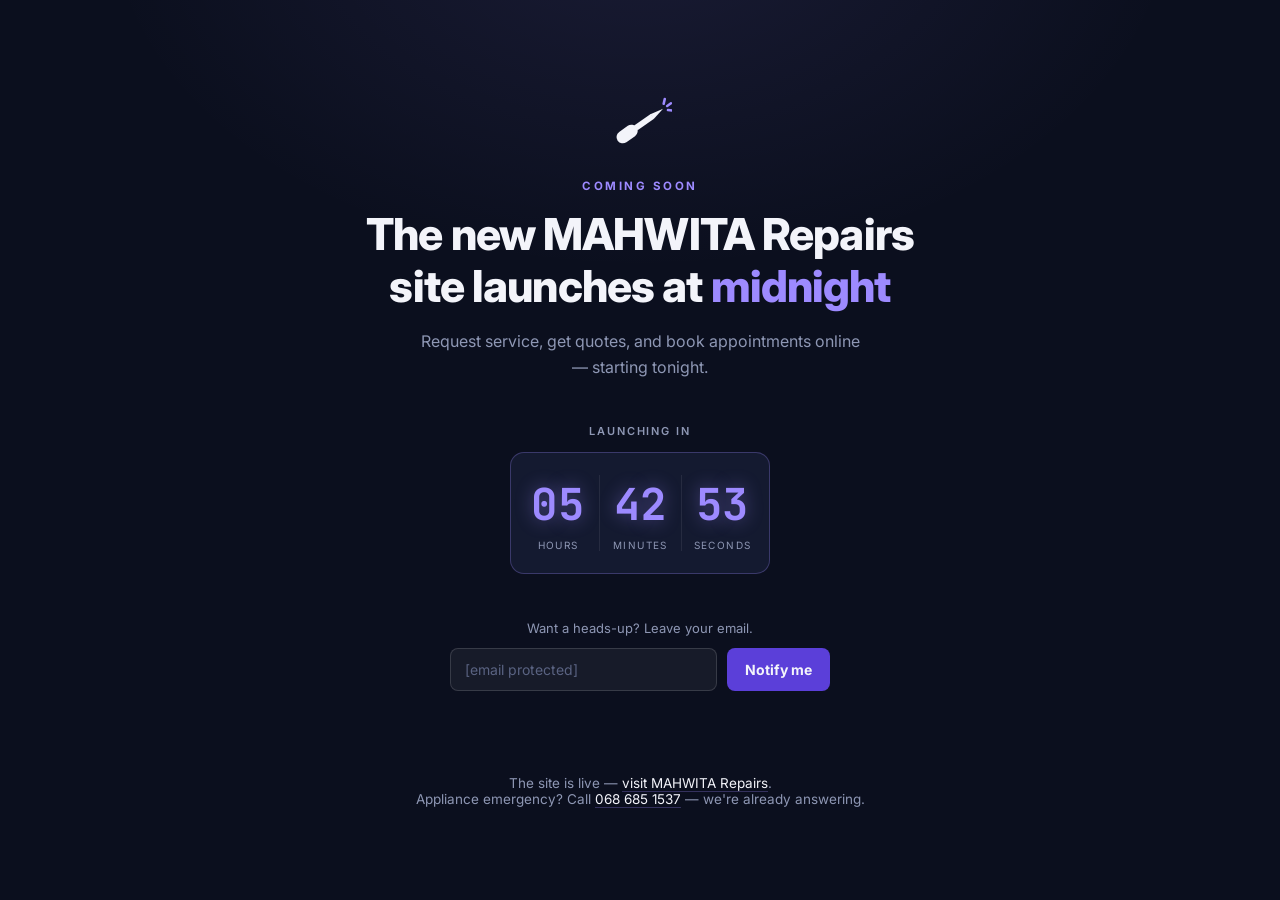
<file: coming-soon.html>
<!DOCTYPE html>
<html lang="en">
<head>
<meta charset="UTF-8">
<meta name="viewport" content="width=device-width, initial-scale=1.0">
<meta name="google-site-verification" content="p-ePPp1XIZZ4dRqZ87zlBdZZ-KoX9sS5fBLgTzVpWZw">
<title>Coming Soon — MAHWITA Repairs</title>
<!-- Superseded by the live site at /. Kept for reference; excluded from search. -->
<meta name="robots" content="noindex">
<link rel="icon" href="/assets/favicon.svg" type="image/svg+xml">
<link rel="preconnect" href="https://fonts.googleapis.com">
<link rel="preconnect" href="https://fonts.gstatic.com" crossorigin>
<link href="https://fonts.googleapis.com/css2?family=Inter:wght@400;500;600;700;800&family=JetBrains+Mono:wght@500;600;700&display=swap" rel="stylesheet">
<style>
  :root{
    --ink:#0B0F1E;
    --panel:#141A30;
    --offwhite:#F3F4FA;
    --volt-deep:#5B3FD9;
    --volt:#9D8AFF;
    --gray:#8E97B4;
    --border:rgba(157,138,255,0.28);
  }
  *{ box-sizing:border-box; }
  html,body{ height:100%; }
  body{
    margin:0; min-height:100vh; display:flex; align-items:center; justify-content:center;
    background:
      radial-gradient(ellipse 900px 600px at 50% -10%, rgba(157,138,255,0.10), transparent 60%),
      var(--ink);
    color:var(--offwhite);
    font-family:'Inter',system-ui,-apple-system,sans-serif;
    padding:64px 20px;
  }
  .mono{ font-family:'JetBrains Mono',ui-monospace,monospace; }

  .wrap{ max-width:600px; width:100%; text-align:center; animation:rise .7s ease both; }
  @keyframes rise{ from{ opacity:0; transform:translateY(14px); } to{ opacity:1; transform:none; } }

  .icon{ width:64px; height:64px; margin:0 auto 22px; display:block; }

  .eyebrow{
    font-size:11.5px; letter-spacing:.22em; font-weight:700; color:var(--volt);
    text-transform:uppercase; margin-bottom:16px;
  }
  h1{
    font-size:clamp(26px,6vw,44px); line-height:1.18; font-weight:800; letter-spacing:-0.02em;
    margin:0 0 16px;
  }
  h1 .accent{ color:var(--volt); }
  .sub{
    font-size:16px; line-height:1.6; color:var(--gray); max-width:440px; margin:0 auto 44px;
  }

  .cd-label{
    font-size:11px; letter-spacing:.18em; text-transform:uppercase; color:var(--gray);
    font-weight:600; margin-bottom:14px;
  }
  .panel{
    display:inline-flex; background:var(--panel); border:1px solid var(--border);
    border-radius:14px; padding:22px 6px; box-shadow:0 0 0 rgba(157,138,255,0.25);
    animation:glow 3.2s ease-in-out infinite;
  }
  @keyframes glow{
    0%,100%{ box-shadow:0 0 18px -4px rgba(157,138,255,0.18); }
    50%{ box-shadow:0 0 30px -2px rgba(157,138,255,0.38); }
  }
  .seg{ width:82px; padding:0 6px; position:relative; }
  .seg + .seg{ border-left:1px solid rgba(255,255,255,0.08); }
  .seg .num{
    font-size:clamp(30px,7vw,44px); font-weight:700; color:var(--volt);
    text-shadow:0 0 18px rgba(157,138,255,0.45); letter-spacing:.02em; font-variant-numeric:tabular-nums;
  }
  .seg .unit{ font-size:10px; letter-spacing:.14em; color:var(--gray); text-transform:uppercase; margin-top:6px; }

  #launched{ display:none; }
  #launched .num{ font-size:clamp(26px,5vw,34px); color:var(--volt); font-weight:700; }

  .notify{ margin-top:46px; }
  .notify-label{ display:block; font-size:13px; color:var(--gray); margin-bottom:12px; }
  .notify-row{ display:flex; gap:10px; max-width:380px; margin:0 auto; }
  .notify-row input{
    flex:1 1 auto; min-width:0; background:rgba(255,255,255,0.05); border:1px solid rgba(255,255,255,0.14);
    color:var(--offwhite); border-radius:8px; padding:12px 14px; font-size:14px; font-family:'Inter',sans-serif;
  }
  .notify-row input::placeholder{ color:#5A6382; }
  .notify-row input:focus{ outline:2px solid var(--volt); outline-offset:1px; border-color:transparent; }
  .notify-row button{
    background:var(--volt-deep); color:var(--offwhite); border:none; border-radius:8px;
    padding:12px 18px; font-family:'Inter',sans-serif; font-weight:700; font-size:14px; cursor:pointer; flex-shrink:0;
  }
  .notify-row button:hover{ background:#4A31B8; }
  .notify-row button:focus-visible,.notify-row input:focus-visible{ outline:2px solid var(--volt); outline-offset:2px; }
  .notify-message{ min-height:1.2em; font-size:13px; color:var(--volt); margin:12px 0 0; }

  footer{ margin-top:56px; font-size:13.5px; color:var(--gray); }
  footer a{ color:var(--offwhite); text-decoration:none; border-bottom:1px solid var(--border); }
  footer a:hover{ color:var(--volt); }

  @media (max-width:480px){
    .seg{ width:64px; }
    .panel{ padding:18px 2px; }
    .notify-row{ flex-direction:column; }
  }

  @media (prefers-reduced-motion: reduce){
    *{ animation:none !important; transition:none !important; }
  }
</style>
</head>
<body>
  <div class="wrap">
    <svg class="icon" viewBox="0 0 160 160" xmlns="http://www.w3.org/2000/svg" aria-hidden="true">
      <g transform="translate(80,80) rotate(-35) scale(1.05)">
        <rect x="-65" y="-15" width="55" height="30" rx="15" fill="#F3F4FA"/>
        <rect x="-12" y="-7" width="48" height="14" fill="#F3F4FA"/>
        <polygon points="35,-7 35,7 67,0" fill="#F3F4FA"/>
        <line x1="75" y1="-9" x2="84" y2="-17" stroke="#9D8AFF" stroke-width="6" stroke-linecap="round"/>
        <line x1="79" y1="0" x2="90" y2="0" stroke="#9D8AFF" stroke-width="6" stroke-linecap="round"/>
        <line x1="75" y1="9" x2="84" y2="17" stroke="#9D8AFF" stroke-width="6" stroke-linecap="round"/>
      </g>
    </svg>

    <div class="eyebrow">Coming soon</div>
    <h1>The new MAHWITA Repairs site launches at <span class="accent">midnight</span></h1>
    <p class="sub">Request service, get quotes, and book appointments online — starting tonight.</p>

    <div id="countdown">
      <div class="cd-label">Launching in</div>
      <div class="panel">
        <div class="seg"><div class="num mono" id="cd-h">00</div><div class="unit">Hours</div></div>
        <div class="seg"><div class="num mono" id="cd-m">00</div><div class="unit">Minutes</div></div>
        <div class="seg"><div class="num mono" id="cd-s">00</div><div class="unit">Seconds</div></div>
      </div>
    </div>

    <div id="launched">
      <div class="cd-label">&nbsp;</div>
      <div class="panel"><div class="seg" style="width:auto;"><div class="num mono">It's midnight — we're live!</div></div></div>
    </div>

    <div class="notify">
      <label class="notify-label" for="notify-email">Want a heads-up? Leave your email.</label>
      <div class="notify-row">
        <input type="email" id="notify-email" placeholder="[email protected]" required>
        <button type="button" onclick="handleNotify()">Notify me</button>
      </div>
      <p class="notify-message" id="notify-msg" aria-live="polite"></p>
    </div>

    <footer>
      The site is live — <a href="/">visit MAHWITA Repairs</a>.<br>
      Appliance emergency? Call <a href="tel:0686851537">068 685 1537</a> — we're already answering.
    </footer>
  </div>

<script>
  function nextMidnight(){
    const now = new Date();
    return new Date(now.getFullYear(), now.getMonth(), now.getDate() + 1, 0, 0, 0, 0);
  }

  function pad(n){ return String(n).padStart(2,'0'); }

  let cdTimer = null;

  function tick(){
    const diff = nextMidnight() - new Date();
    if (diff <= 0){
      clearInterval(cdTimer);
      document.getElementById('countdown').style.display = 'none';
      document.getElementById('launched').style.display = 'block';
      return;
    }
    const totalSeconds = Math.floor(diff / 1000);
    document.getElementById('cd-h').textContent = pad(Math.floor(totalSeconds / 3600));
    document.getElementById('cd-m').textContent = pad(Math.floor((totalSeconds % 3600) / 60));
    document.getElementById('cd-s').textContent = pad(totalSeconds % 60);
  }

  tick();
  cdTimer = setInterval(tick, 1000);

  // NOTE: this demo form doesn't send anywhere yet — wire it up to an email
  // service (Mailchimp, ConvertKit, a form endpoint, etc.) to collect real signups.
  function handleNotify(){
    const input = document.getElementById('notify-email');
    const msg = document.getElementById('notify-msg');
    if (!input.value || !input.checkValidity()){
      msg.textContent = 'Enter a valid email address.';
      msg.style.color = '#FF8A80';
      return;
    }
    msg.style.color = 'var(--volt)';
    msg.textContent = "Thanks — we'll email you the moment we're live.";
    input.value = '';
    input.disabled = true;
    document.querySelector('.notify-row button').disabled = true;
  }
</script>
</body>
</html>
</file>
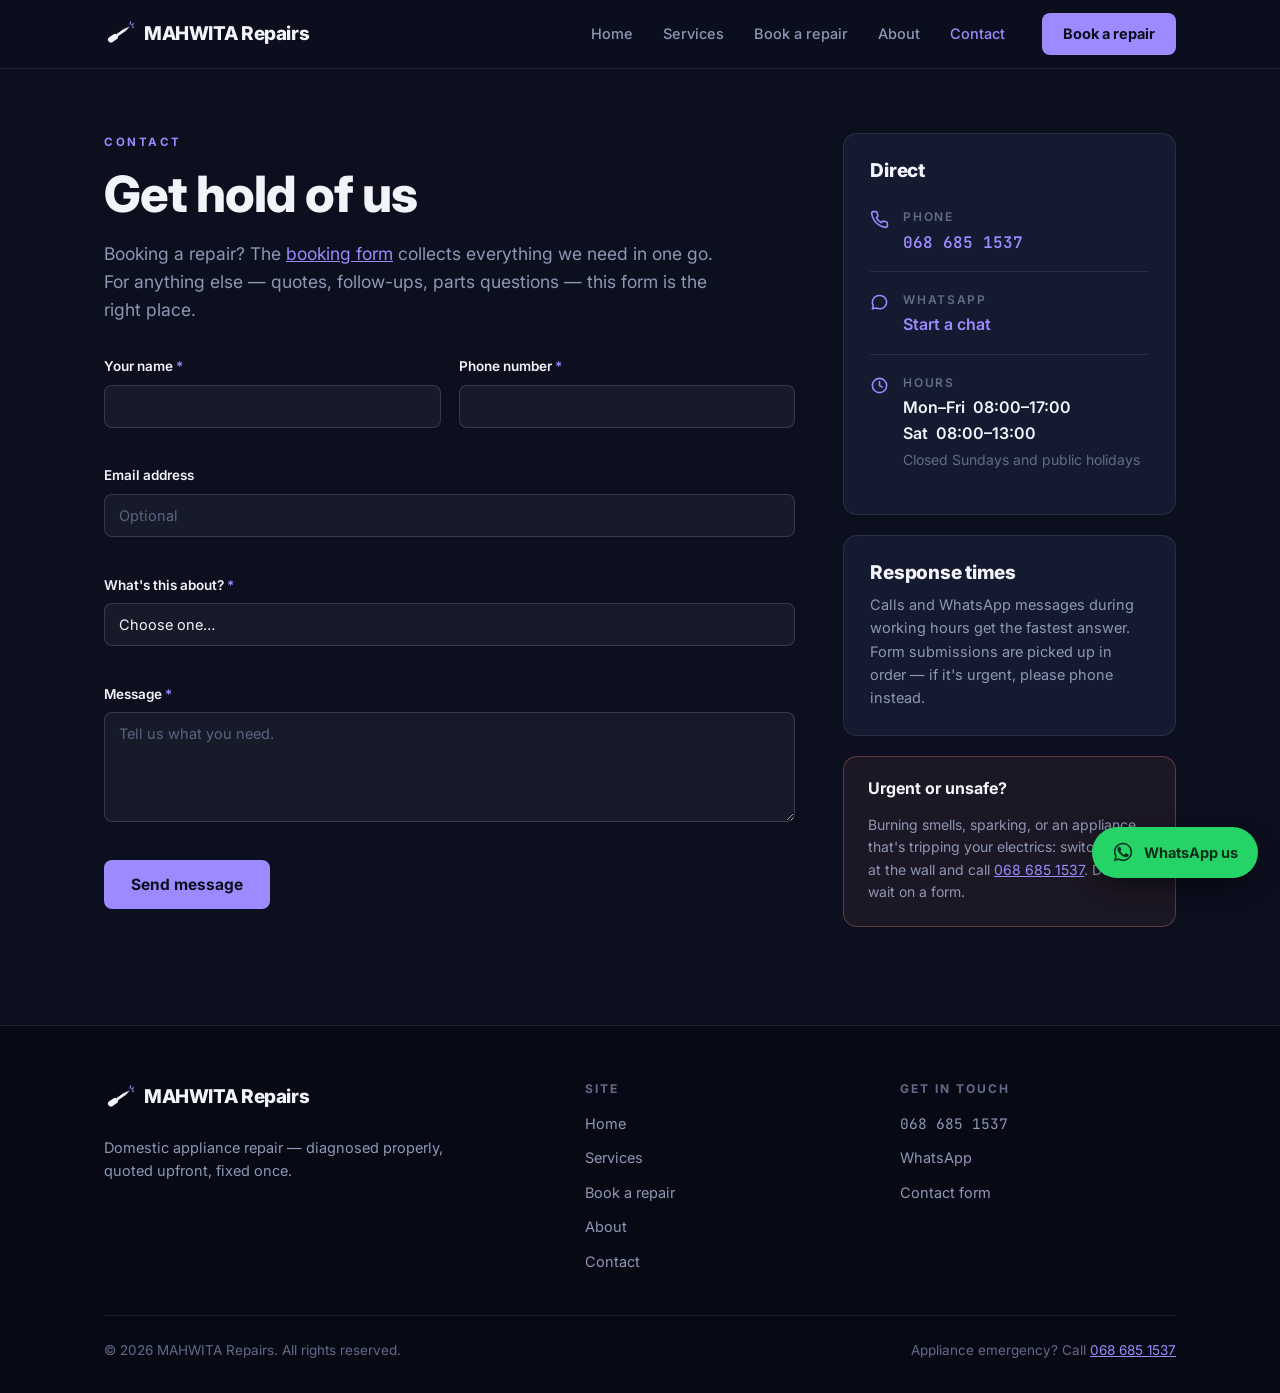
<file: contact.html>
<!DOCTYPE html>
<html lang="en">
<head>
<meta charset="UTF-8">
<meta name="viewport" content="width=device-width, initial-scale=1.0">
<meta name="google-site-verification" content="p-ePPp1XIZZ4dRqZ87zlBdZZ-KoX9sS5fBLgTzVpWZw">
<title>Contact MAHWITA Repairs</title>
<meta name="description" content="Get hold of MAHWITA Repairs by phone, WhatsApp or the contact form for appliance repair enquiries, quotes and follow-ups.">
<link rel="canonical" href="https://mahwita-repairs.vercel.app/contact">
<meta name="theme-color" content="#0B0F1E">
<meta property="og:type" content="website">
<meta property="og:site_name" content="MAHWITA Repairs">
<meta property="og:title" content="Contact MAHWITA Repairs">
<meta property="og:description" content="Phone, WhatsApp or the contact form for appliance repair enquiries, quotes and follow-ups.">
<meta property="og:url" content="https://mahwita-repairs.vercel.app/contact">
<meta property="og:image" content="https://mahwita-repairs.vercel.app/assets/og-image.png">
<meta property="og:image:width" content="1200">
<meta property="og:image:height" content="630">
<meta name="twitter:card" content="summary_large_image">
<meta name="twitter:title" content="Contact MAHWITA Repairs">
<meta name="twitter:description" content="Phone, WhatsApp or the contact form for appliance repair enquiries, quotes and follow-ups.">
<meta name="twitter:image" content="https://mahwita-repairs.vercel.app/assets/og-image.png">
<link rel="icon" href="/assets/favicon.svg" type="image/svg+xml">
<link rel="preconnect" href="https://fonts.googleapis.com">
<link rel="preconnect" href="https://fonts.gstatic.com" crossorigin>
<link href="https://fonts.googleapis.com/css2?family=Inter:wght@400;500;600;700;800&family=JetBrains+Mono:wght@500;600;700&display=swap" rel="stylesheet">
<link rel="stylesheet" href="/assets/styles.css">
</head>
<body>

<a class="skip" href="#main">Skip to content</a>

<header class="site-header">
  <div class="container nav">
    <a class="brand" href="/">
      <svg viewBox="0 0 160 160" xmlns="http://www.w3.org/2000/svg" aria-hidden="true">
        <g transform="translate(80,80) rotate(-35) scale(1.05)">
          <rect x="-65" y="-15" width="55" height="30" rx="15" fill="#F3F4FA"/>
          <rect x="-12" y="-7" width="48" height="14" fill="#F3F4FA"/>
          <polygon points="35,-7 35,7 67,0" fill="#F3F4FA"/>
          <line x1="75" y1="-9" x2="84" y2="-17" stroke="#9D8AFF" stroke-width="6" stroke-linecap="round"/>
          <line x1="79" y1="0" x2="90" y2="0" stroke="#9D8AFF" stroke-width="6" stroke-linecap="round"/>
          <line x1="75" y1="9" x2="84" y2="17" stroke="#9D8AFF" stroke-width="6" stroke-linecap="round"/>
        </g>
      </svg>
      MAHWITA Repairs
    </a>

    <nav id="nav-links" class="nav-links" aria-label="Main">
      <a href="/">Home</a>
      <a href="/services">Services</a>
      <a href="/booking">Book a repair</a>
      <a href="/about">About</a>
      <a href="/contact" aria-current="page">Contact</a>
    </nav>

    <div class="nav-cta">
      <a class="btn btn--accent" href="/booking">Book a repair</a>
    </div>

    <button class="nav-toggle" type="button" aria-expanded="false" aria-controls="nav-links" aria-label="Toggle menu">
      <svg width="18" height="18" viewBox="0 0 24 24" fill="none" stroke="currentColor" stroke-width="2" stroke-linecap="round" aria-hidden="true">
        <line x1="3" y1="6" x2="21" y2="6"/><line x1="3" y1="12" x2="21" y2="12"/><line x1="3" y1="18" x2="21" y2="18"/>
      </svg>
    </button>
  </div>
</header>

<main id="main">

  <section class="section" style="padding-top:64px;">
    <div class="container">
      <div class="layout-aside">

        <div>
          <div class="section-head" style="margin-bottom:32px;">
            <div class="eyebrow">Contact</div>
            <h1>Get hold of us</h1>
            <p class="lead">
              Booking a repair? The <a href="/booking">booking form</a> collects everything we
              need in one go. For anything else — quotes, follow-ups, parts questions — this
              form is the right place.
            </p>
          </div>

          <!-- novalidate: our own validation runs on submit and shows inline
               errors. Without it the browser's native bubbles fire first and
               the submit event never reaches us. -->
          <form class="form" novalidate data-form data-message-heading="New enquiry from the MAHWITA Repairs contact page">
            <div class="form-row">
              <div class="field">
                <label for="name">Your name <span class="req">*</span></label>
                <input type="text" id="name" name="name" autocomplete="name" required>
                <span class="error"></span>
              </div>
              <div class="field">
                <label for="phone">Phone number <span class="req">*</span></label>
                <input type="tel" id="phone" name="phone" autocomplete="tel" required>
                <span class="error"></span>
              </div>
            </div>

            <div class="field">
              <label for="email">Email address</label>
              <input type="email" id="email" name="email" autocomplete="email" placeholder="Optional">
              <span class="error"></span>
            </div>

            <div class="field">
              <label for="subject">What's this about? <span class="req">*</span></label>
              <select id="subject" name="subject" required>
                <option value="">Choose one…</option>
                <option value="Repair enquiry">Repair enquiry</option>
                <option value="Quote follow-up">Quote follow-up</option>
                <option value="Existing job / warranty">Existing job or warranty</option>
                <option value="Parts question">Parts question</option>
                <option value="Something else">Something else</option>
              </select>
              <span class="error"></span>
            </div>

            <div class="field">
              <label for="message">Message <span class="req">*</span></label>
              <textarea id="message" name="message" required placeholder="Tell us what you need."></textarea>
              <span class="error"></span>
            </div>

            <!-- Honeypot: real people never see this, bots fill it in. -->
            <div class="field" style="position:absolute; left:-9999px;" aria-hidden="true">
              <label for="company">Company</label>
              <input type="text" id="company" name="_gotcha" tabindex="-1" autocomplete="off">
            </div>

            <div>
              <button class="btn btn--accent btn--lg" type="submit">Send message</button>
              <p class="form-status" style="margin-top:14px;"></p>
            </div>
          </form>
        </div>

        <aside>
          <div class="card" style="margin-bottom:20px;">
            <h3>Direct</h3>
            <ul class="contact-list">
              <li>
                <svg viewBox="0 0 24 24" fill="none" stroke="currentColor" stroke-width="2" stroke-linecap="round" stroke-linejoin="round" aria-hidden="true"><path d="M22 16.92v3a2 2 0 0 1-2.18 2 19.79 19.79 0 0 1-8.63-3.07 19.5 19.5 0 0 1-6-6 19.79 19.79 0 0 1-3.07-8.67A2 2 0 0 1 4.11 2h3a2 2 0 0 1 2 1.72c.13.96.36 1.9.7 2.81a2 2 0 0 1-.45 2.11L8.09 9.91a16 16 0 0 0 6 6l1.27-1.27a2 2 0 0 1 2.11-.45c.9.34 1.85.57 2.81.7A2 2 0 0 1 22 16.92z"/></svg>
                <div>
                  <div class="label">Phone</div>
                  <a href="tel:0686851537" class="mono">068 685 1537</a>
                </div>
              </li>
              <li>
                <svg viewBox="0 0 24 24" fill="none" stroke="currentColor" stroke-width="2" stroke-linecap="round" stroke-linejoin="round" aria-hidden="true"><path d="M21 11.5a8.38 8.38 0 0 1-9 8.4 8.5 8.5 0 0 1-3.8-.9L3 20l1.1-4.1A8.38 8.38 0 0 1 3 11.5a8.5 8.5 0 0 1 9-8.4 8.38 8.38 0 0 1 9 8.4z"/></svg>
                <div>
                  <div class="label">WhatsApp</div>
                  <a href="tel:0686851537" data-whatsapp="Hi MAHWITA Repairs, I have a question.">
                    <span data-wa-label data-wa-fallback="068 685 1537">Start a chat</span>
                  </a>
                </div>
              </li>
              <li>
                <svg viewBox="0 0 24 24" fill="none" stroke="currentColor" stroke-width="2" stroke-linecap="round" stroke-linejoin="round" aria-hidden="true"><circle cx="12" cy="12" r="9"/><polyline points="12 7 12 12 15.5 14"/></svg>
                <div>
                  <div class="label">Hours</div>
                  <div style="font-weight:600;">Mon&ndash;Fri&nbsp; 08:00&ndash;17:00</div>
                  <div style="font-weight:600;">Sat&nbsp; 08:00&ndash;13:00</div>
                  <div class="dim" style="margin-top:3px;">Closed Sundays and public holidays</div>
                </div>
              </li>
            </ul>
          </div>

          <div class="card" style="margin-bottom:20px;">
            <h3>Response times</h3>
            <p>
              Calls and WhatsApp messages during working hours get the fastest answer. Form
              submissions are picked up in order — if it's urgent, please phone instead.
            </p>
          </div>

          <div class="callout callout--warn">
            <h4>Urgent or unsafe?</h4>
            <p class="muted" style="font-size:14px;">
              Burning smells, sparking, or an appliance that's tripping your electrics: switch it
              off at the wall and call <a href="tel:0686851537">068 685 1537</a>. Don't wait on a form.
            </p>
          </div>
        </aside>

      </div>
    </div>
  </section>

</main>

<footer class="site-footer">
  <div class="container">
    <div class="footer-grid">
      <div class="footer-about">
        <a class="brand" href="/">
          <svg viewBox="0 0 160 160" xmlns="http://www.w3.org/2000/svg" aria-hidden="true">
            <g transform="translate(80,80) rotate(-35) scale(1.05)">
              <rect x="-65" y="-15" width="55" height="30" rx="15" fill="#F3F4FA"/>
              <rect x="-12" y="-7" width="48" height="14" fill="#F3F4FA"/>
              <polygon points="35,-7 35,7 67,0" fill="#F3F4FA"/>
              <line x1="75" y1="-9" x2="84" y2="-17" stroke="#9D8AFF" stroke-width="6" stroke-linecap="round"/>
              <line x1="79" y1="0" x2="90" y2="0" stroke="#9D8AFF" stroke-width="6" stroke-linecap="round"/>
              <line x1="75" y1="9" x2="84" y2="17" stroke="#9D8AFF" stroke-width="6" stroke-linecap="round"/>
            </g>
          </svg>
          MAHWITA Repairs
        </a>
        <p>Domestic appliance repair — diagnosed properly, quoted upfront, fixed once.</p>
      </div>

      <div>
        <h4>Site</h4>
        <ul class="footer-links">
          <li><a href="/">Home</a></li>
          <li><a href="/services">Services</a></li>
          <li><a href="/booking">Book a repair</a></li>
          <li><a href="/about">About</a></li>
          <li><a href="/contact">Contact</a></li>
        </ul>
      </div>

      <div>
        <h4>Get in touch</h4>
        <ul class="footer-links">
          <li><a href="tel:0686851537" class="mono">068 685 1537</a></li>
          <li><a href="tel:0686851537" data-whatsapp="Hi MAHWITA Repairs, I need help with an appliance repair."><span data-wa-label data-wa-fallback="Call us">WhatsApp</span></a></li>
          <li><a href="/contact">Contact form</a></li>
        </ul>
      </div>
    </div>

    <div class="footer-bottom">
      <span>&copy; <span data-year>2026</span> MAHWITA Repairs. All rights reserved.</span>
      <span>Appliance emergency? Call <a href="tel:0686851537">068 685 1537</a></span>
    </div>
  </div>
</footer>

<a class="wa-float" href="tel:0686851537" aria-label="Contact MAHWITA Repairs on WhatsApp"
   data-whatsapp="Hi MAHWITA Repairs, I have a question.">
  <svg viewBox="0 0 24 24" fill="currentColor" aria-hidden="true">
    <path d="M12.04 2C6.58 2 2.13 6.45 2.13 11.91c0 1.75.46 3.45 1.32 4.95L2 22l5.25-1.38a9.86 9.86 0 0 0 4.79 1.22h.01c5.46 0 9.91-4.45 9.91-9.91 0-2.65-1.03-5.14-2.9-7.01A9.82 9.82 0 0 0 12.04 2zm0 18.15h-.01a8.2 8.2 0 0 1-4.19-1.15l-.3-.18-3.12.82.83-3.04-.2-.31a8.19 8.19 0 0 1-1.26-4.38c0-4.54 3.7-8.24 8.25-8.24 2.2 0 4.27.86 5.83 2.42a8.19 8.19 0 0 1 2.41 5.83c0 4.54-3.7 8.23-8.24 8.23z"/>
    <path d="M17.47 14.38c-.3-.15-1.76-.87-2.03-.97-.27-.1-.47-.15-.67.15-.2.3-.77.97-.94 1.17-.17.2-.35.22-.64.07-.3-.15-1.25-.46-2.38-1.47-.88-.79-1.48-1.76-1.65-2.06-.17-.3-.02-.46.13-.61.13-.13.3-.35.45-.52.15-.17.2-.3.3-.5.1-.2.05-.37-.02-.52-.08-.15-.67-1.61-.92-2.21-.24-.58-.49-.5-.67-.51h-.57c-.2 0-.52.07-.79.37-.27.3-1.04 1.02-1.04 2.48s1.06 2.88 1.21 3.08c.15.2 2.1 3.2 5.08 4.49.71.3 1.26.49 1.69.63.71.22 1.36.19 1.87.12.57-.09 1.76-.72 2.01-1.41.25-.7.25-1.29.17-1.42-.07-.13-.27-.2-.57-.35z"/>
  </svg>
  <span data-wa-label data-wa-fallback="Call us">WhatsApp us</span>
</a>

<script src="/assets/app.js"></script>
</body>
</html>
</file>
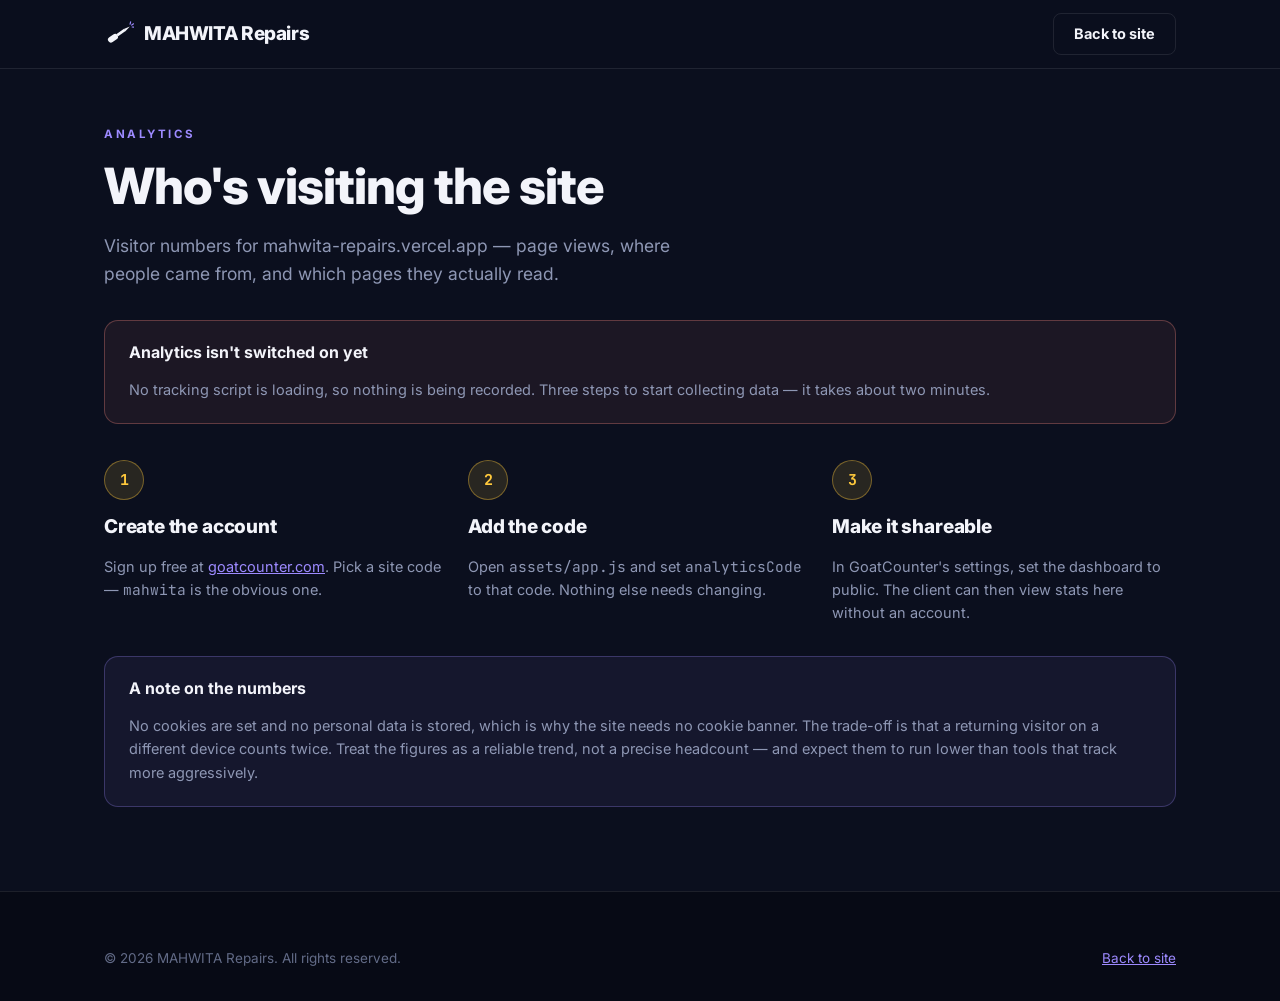
<file: dashboard.html>
<!DOCTYPE html>
<html lang="en">
<head>
<meta charset="UTF-8">
<meta name="viewport" content="width=device-width, initial-scale=1.0">
<meta name="google-site-verification" content="p-ePPp1XIZZ4dRqZ87zlBdZZ-KoX9sS5fBLgTzVpWZw">
<title>Visitor Dashboard — MAHWITA Repairs</title>
<meta name="description" content="Visitor statistics for the MAHWITA Repairs website.">
<meta name="robots" content="noindex,nofollow">
<meta name="theme-color" content="#0B0F1E">
<link rel="icon" href="/assets/favicon.svg" type="image/svg+xml">
<link rel="preconnect" href="https://fonts.googleapis.com">
<link rel="preconnect" href="https://fonts.gstatic.com" crossorigin>
<link href="https://fonts.googleapis.com/css2?family=Inter:wght@400;500;600;700;800&family=JetBrains+Mono:wght@500;600;700&display=swap" rel="stylesheet">
<link rel="stylesheet" href="/assets/styles.css">
</head>
<body>

<a class="skip" href="#main">Skip to content</a>

<header class="site-header">
  <div class="container nav">
    <a class="brand" href="/">
      <svg viewBox="0 0 160 160" xmlns="http://www.w3.org/2000/svg" aria-hidden="true">
        <g transform="translate(80,80) rotate(-35) scale(1.05)">
          <rect x="-65" y="-15" width="55" height="30" rx="15" fill="#F3F4FA"/>
          <rect x="-12" y="-7" width="48" height="14" fill="#F3F4FA"/>
          <polygon points="35,-7 35,7 67,0" fill="#F3F4FA"/>
          <line x1="75" y1="-9" x2="84" y2="-17" stroke="#9D8AFF" stroke-width="6" stroke-linecap="round"/>
          <line x1="79" y1="0" x2="90" y2="0" stroke="#9D8AFF" stroke-width="6" stroke-linecap="round"/>
          <line x1="75" y1="9" x2="84" y2="17" stroke="#9D8AFF" stroke-width="6" stroke-linecap="round"/>
        </g>
      </svg>
      MAHWITA Repairs
    </a>
    <div class="nav-cta" style="margin-left:auto;">
      <a class="btn btn--ghost" href="/">Back to site</a>
    </div>
  </div>
</header>

<main id="main">
  <section class="section" style="padding-top:56px;">
    <div class="container" id="dashboard">

      <div class="section-head" style="margin-bottom:32px;">
        <div class="eyebrow">Analytics</div>
        <h1>Who's visiting the site</h1>
        <p class="lead">
          Visitor numbers for mahwita-repairs.vercel.app — page views, where people came from,
          and which pages they actually read.
        </p>
      </div>

      <!-- Shown until CONFIG.analyticsCode is filled in. -->
      <div data-when="unset" hidden>
        <div class="callout callout--warn" style="margin-bottom:28px;">
          <h4>Analytics isn't switched on yet</h4>
          <p class="muted" style="font-size:14.5px;">
            No tracking script is loading, so nothing is being recorded. Three steps to
            start collecting data — it takes about two minutes.
          </p>
        </div>

        <div class="steps">
          <div class="step">
            <h3>Create the account</h3>
            <p>Sign up free at <a href="https://www.goatcounter.com/signup" target="_blank" rel="noopener">goatcounter.com</a>. Pick a site code — <span class="mono">mahwita</span> is the obvious one.</p>
          </div>
          <div class="step">
            <h3>Add the code</h3>
            <p>Open <span class="mono">assets/app.js</span> and set <span class="mono">analyticsCode</span> to that code. Nothing else needs changing.</p>
          </div>
          <div class="step">
            <h3>Make it shareable</h3>
            <p>In GoatCounter's settings, set the dashboard to public. The client can then view stats here without an account.</p>
          </div>
        </div>
      </div>

      <!-- Shown once analytics is configured. -->
      <div data-when="set" hidden>
        <div class="grid grid--2" style="margin-bottom:28px;">
          <div class="card">
            <h3>Live statistics</h3>
            <p style="margin-bottom:20px;">
              The full dashboard is hosted at
              <span class="mono accent" data-stats-host></span> and updates in real time.
            </p>
            <a class="btn btn--accent" data-stats-link target="_blank" rel="noopener">Open full dashboard</a>
          </div>
          <div class="card">
            <h3>What's counted</h3>
            <ul class="card-list">
              <li>Page views and unique visitors</li>
              <li>Which pages get read, and for how long</li>
              <li>Referrers — Google, WhatsApp, direct</li>
              <li>Country, browser and screen size</li>
            </ul>
          </div>
        </div>

        <div class="card" style="padding:0; overflow:hidden;">
          <iframe title="Live visitor statistics" style="width:100%; height:820px; border:0; display:block; background:#fff;"></iframe>
        </div>

        <p class="dim" style="margin-top:14px;">
          Panel blank? GoatCounter only allows embedding when the dashboard is set to public
          — use <a data-stats-link target="_blank" rel="noopener">the direct link</a> instead.
        </p>
      </div>

      <div class="callout" style="margin-top:32px;">
        <h4>A note on the numbers</h4>
        <p class="muted" style="font-size:14.5px;">
          No cookies are set and no personal data is stored, which is why the site needs no
          cookie banner. The trade-off is that a returning visitor on a different device counts
          twice. Treat the figures as a reliable trend, not a precise headcount — and expect
          them to run lower than tools that track more aggressively.
        </p>
      </div>

    </div>
  </section>
</main>

<footer class="site-footer">
  <div class="container">
    <div class="footer-bottom" style="border-top:0; padding-top:0;">
      <span>&copy; <span data-year>2026</span> MAHWITA Repairs. All rights reserved.</span>
      <span><a href="/">Back to site</a></span>
    </div>
  </div>
</footer>

<script src="/assets/app.js"></script>
</body>
</html>
</file>
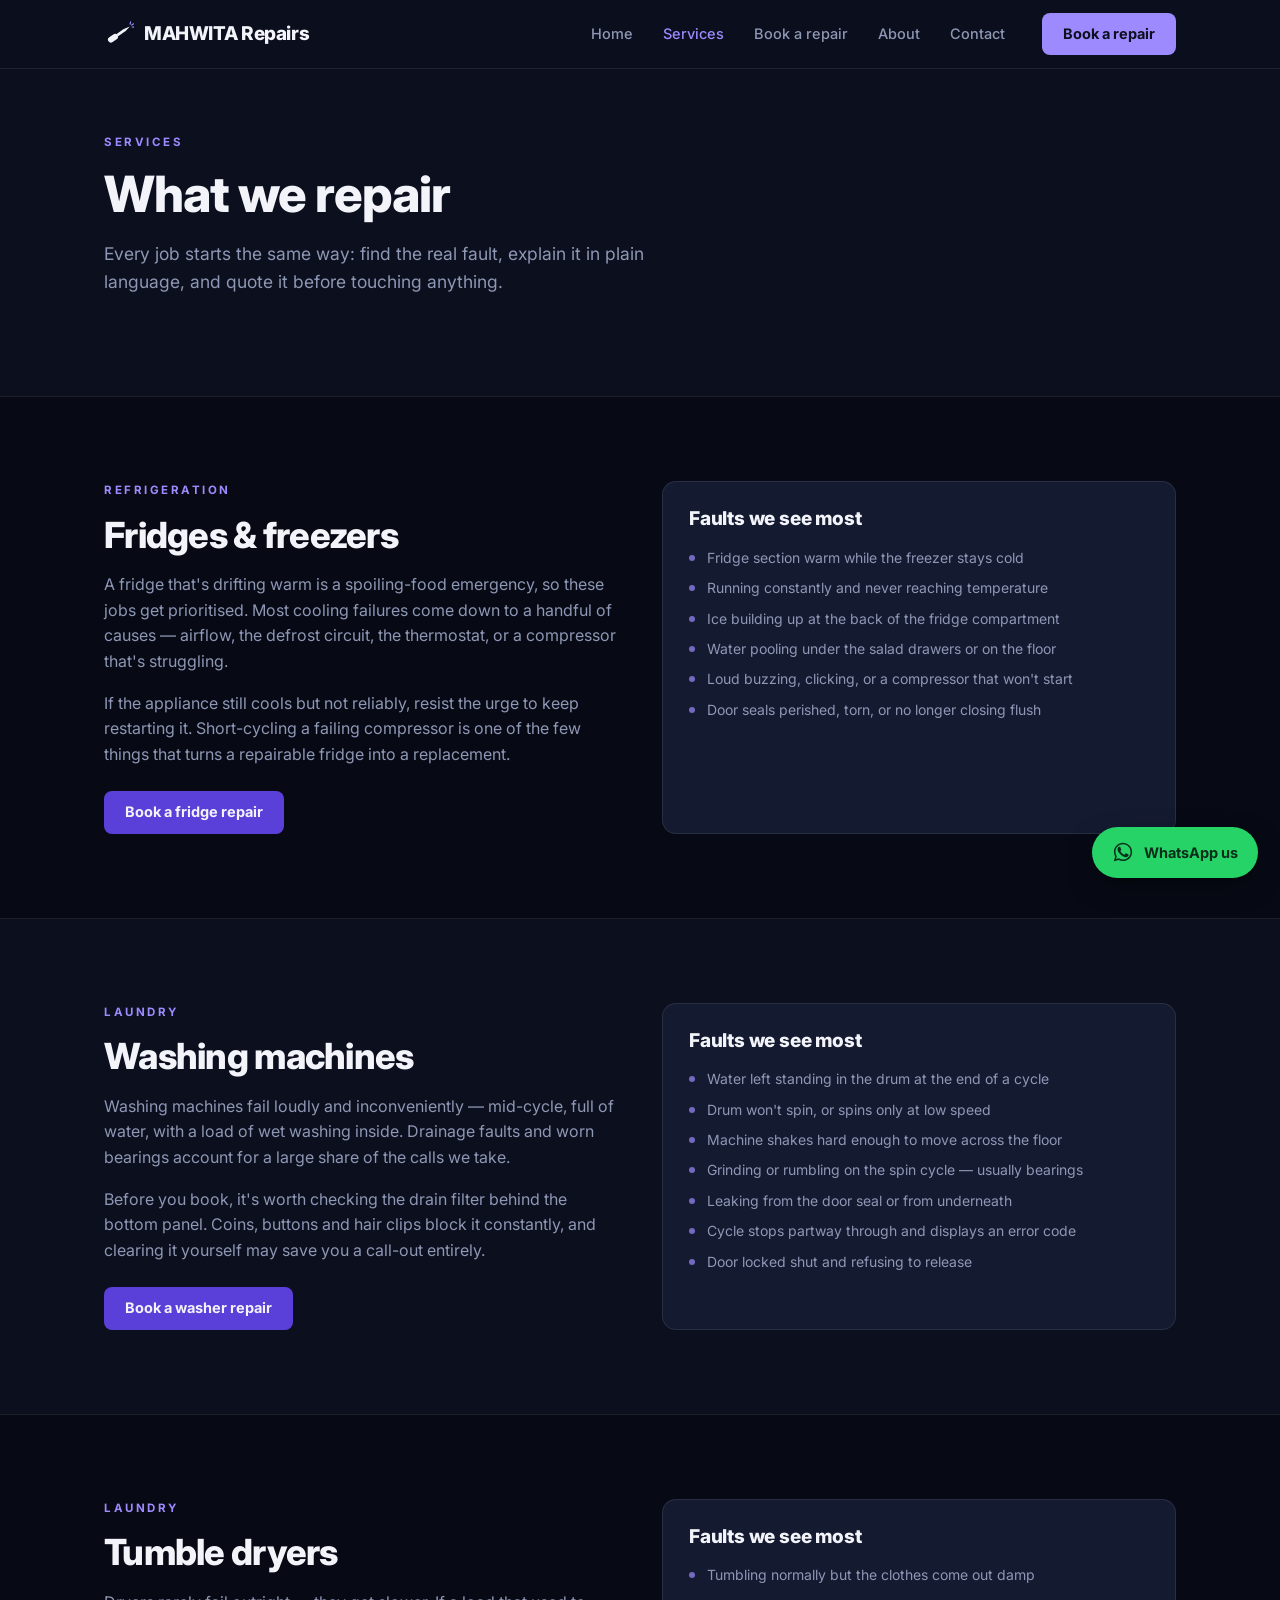
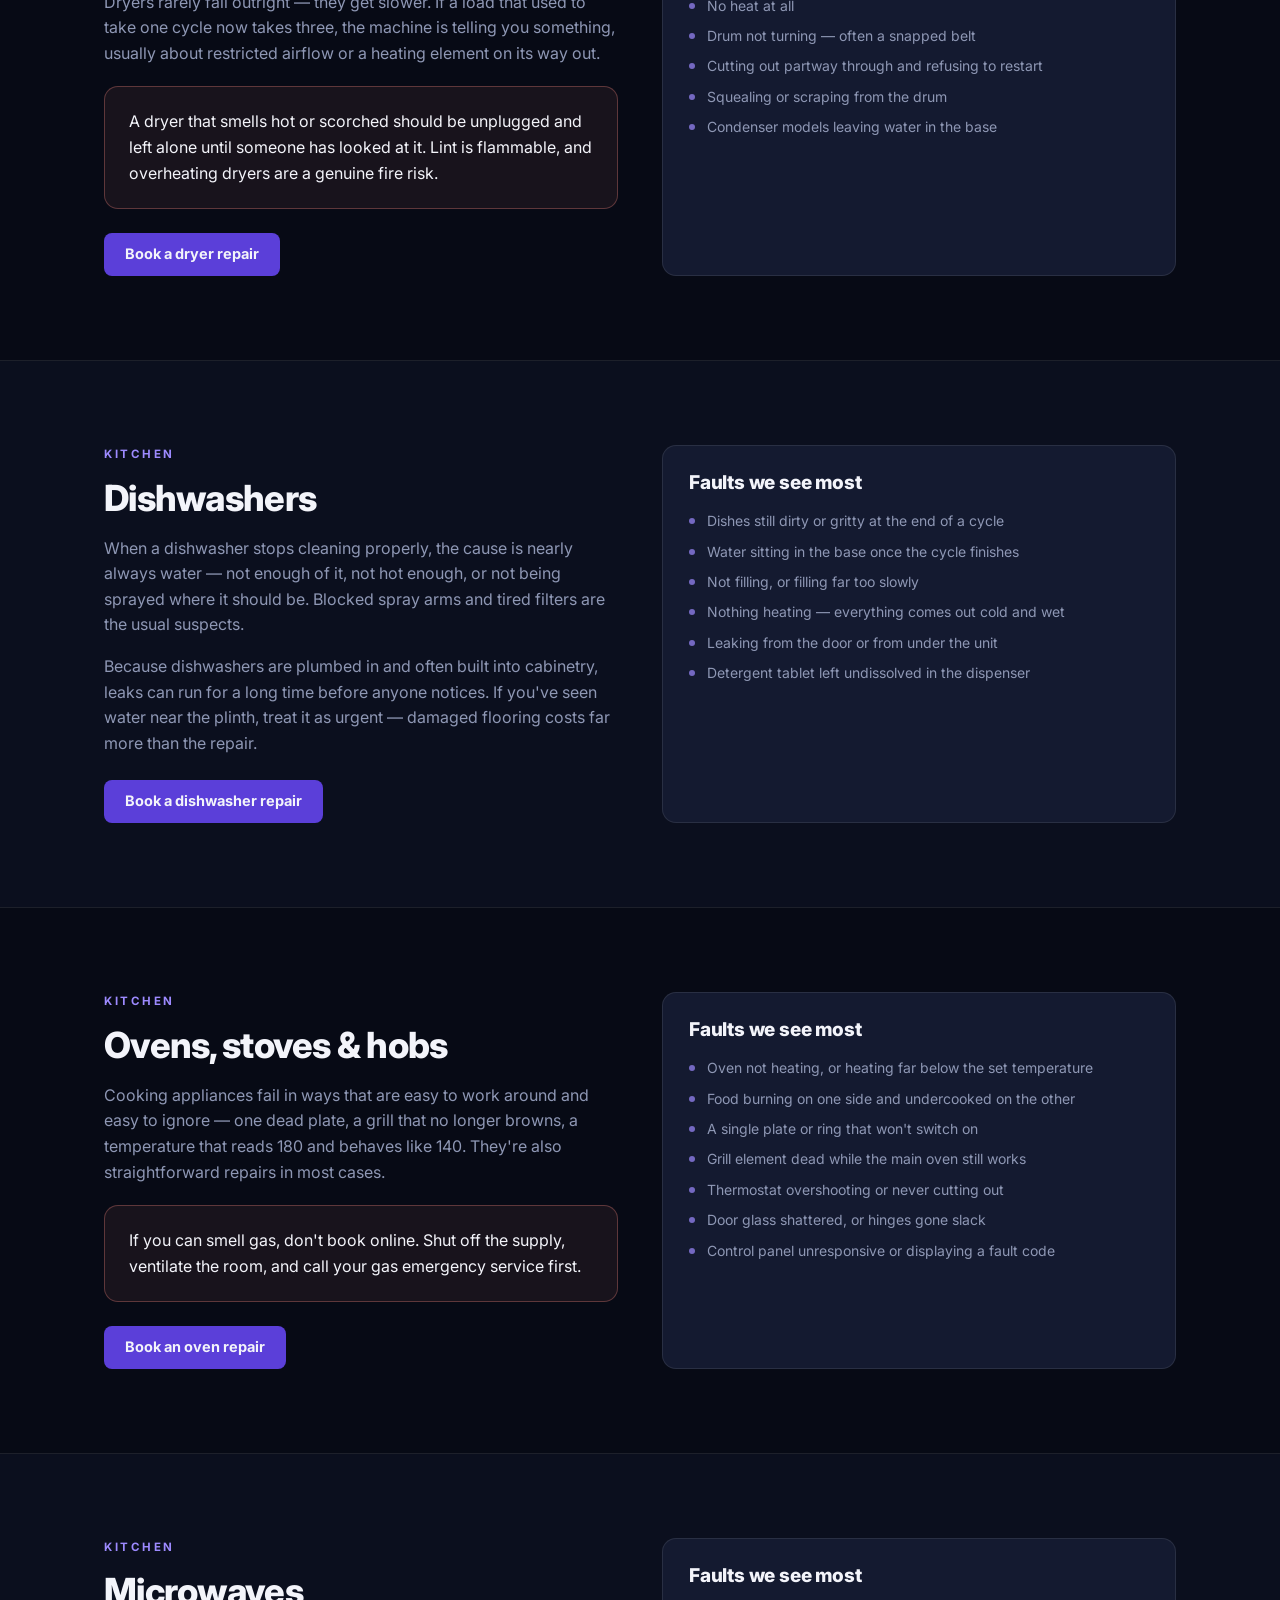
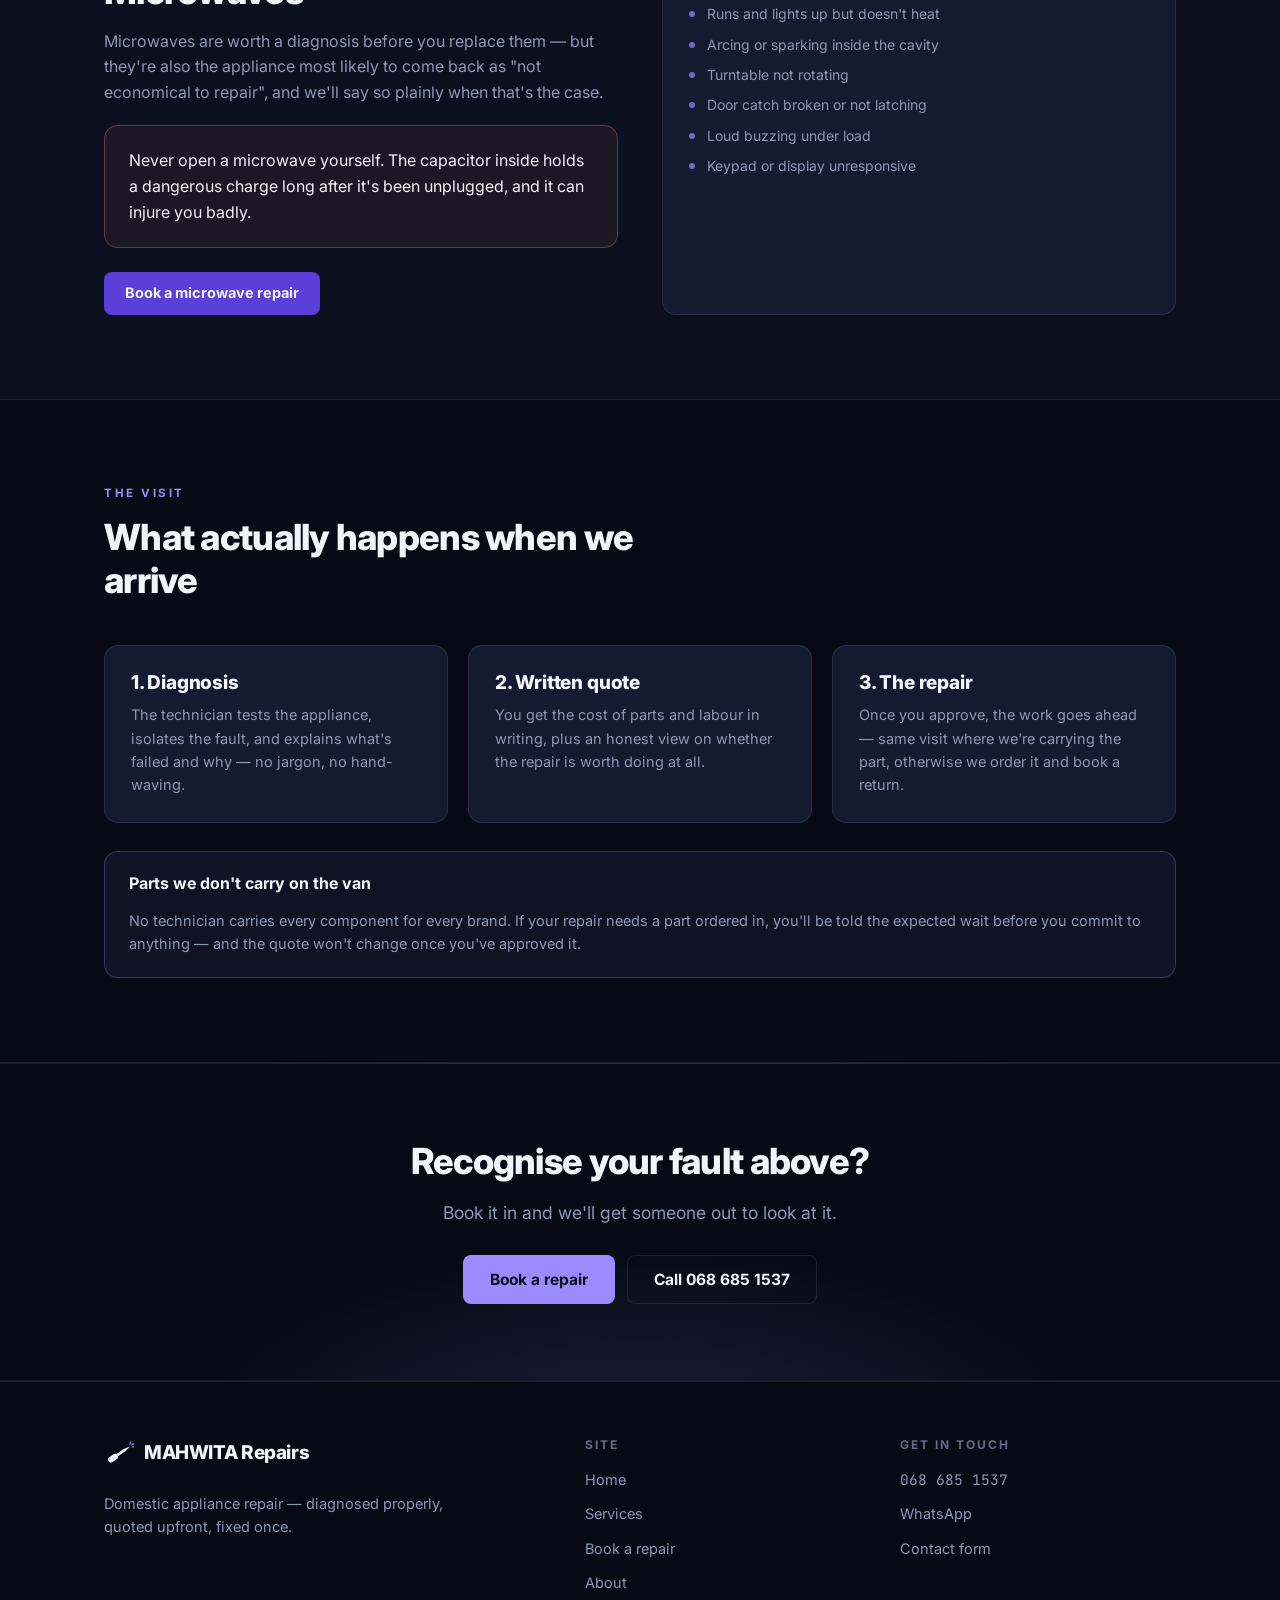
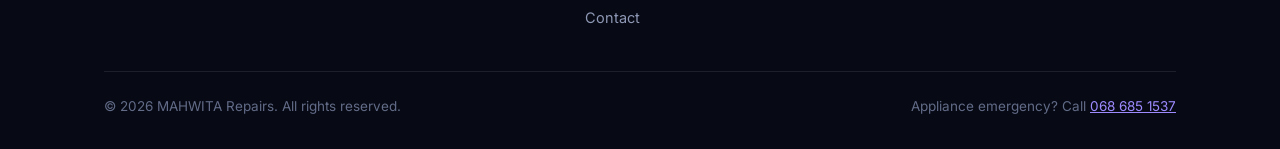
<file: services.html>
<!DOCTYPE html>
<html lang="en">
<head>
<meta charset="UTF-8">
<meta name="viewport" content="width=device-width, initial-scale=1.0">
<meta name="google-site-verification" content="p-ePPp1XIZZ4dRqZ87zlBdZZ-KoX9sS5fBLgTzVpWZw">
<title>Appliance Repair Services — MAHWITA Repairs</title>
<meta name="description" content="Fridge, freezer, washing machine, tumble dryer, dishwasher, oven and microwave repairs. See the faults we handle and what a MAHWITA Repairs visit involves.">
<link rel="canonical" href="https://mahwita-repairs.vercel.app/services">
<meta name="theme-color" content="#0B0F1E">
<meta property="og:type" content="website">
<meta property="og:site_name" content="MAHWITA Repairs">
<meta property="og:title" content="Appliance Repair Services — MAHWITA Repairs">
<meta property="og:description" content="Fridge, freezer, washing machine, tumble dryer, dishwasher, oven and microwave repairs — the faults we handle and what a visit involves.">
<meta property="og:url" content="https://mahwita-repairs.vercel.app/services">
<meta property="og:image" content="https://mahwita-repairs.vercel.app/assets/og-image.png">
<meta property="og:image:width" content="1200">
<meta property="og:image:height" content="630">
<meta name="twitter:card" content="summary_large_image">
<meta name="twitter:title" content="Appliance Repair Services — MAHWITA Repairs">
<meta name="twitter:description" content="Fridge, freezer, washing machine, tumble dryer, dishwasher, oven and microwave repairs.">
<meta name="twitter:image" content="https://mahwita-repairs.vercel.app/assets/og-image.png">
<link rel="icon" href="/assets/favicon.svg" type="image/svg+xml">
<link rel="preconnect" href="https://fonts.googleapis.com">
<link rel="preconnect" href="https://fonts.gstatic.com" crossorigin>
<link href="https://fonts.googleapis.com/css2?family=Inter:wght@400;500;600;700;800&family=JetBrains+Mono:wght@500;600;700&display=swap" rel="stylesheet">
<link rel="stylesheet" href="/assets/styles.css">
</head>
<body>

<a class="skip" href="#main">Skip to content</a>

<header class="site-header">
  <div class="container nav">
    <a class="brand" href="/">
      <svg viewBox="0 0 160 160" xmlns="http://www.w3.org/2000/svg" aria-hidden="true">
        <g transform="translate(80,80) rotate(-35) scale(1.05)">
          <rect x="-65" y="-15" width="55" height="30" rx="15" fill="#F3F4FA"/>
          <rect x="-12" y="-7" width="48" height="14" fill="#F3F4FA"/>
          <polygon points="35,-7 35,7 67,0" fill="#F3F4FA"/>
          <line x1="75" y1="-9" x2="84" y2="-17" stroke="#9D8AFF" stroke-width="6" stroke-linecap="round"/>
          <line x1="79" y1="0" x2="90" y2="0" stroke="#9D8AFF" stroke-width="6" stroke-linecap="round"/>
          <line x1="75" y1="9" x2="84" y2="17" stroke="#9D8AFF" stroke-width="6" stroke-linecap="round"/>
        </g>
      </svg>
      MAHWITA Repairs
    </a>

    <nav id="nav-links" class="nav-links" aria-label="Main">
      <a href="/">Home</a>
      <a href="/services" aria-current="page">Services</a>
      <a href="/booking">Book a repair</a>
      <a href="/about">About</a>
      <a href="/contact">Contact</a>
    </nav>

    <div class="nav-cta">
      <a class="btn btn--accent" href="/booking">Book a repair</a>
    </div>

    <button class="nav-toggle" type="button" aria-expanded="false" aria-controls="nav-links" aria-label="Toggle menu">
      <svg width="18" height="18" viewBox="0 0 24 24" fill="none" stroke="currentColor" stroke-width="2" stroke-linecap="round" aria-hidden="true">
        <line x1="3" y1="6" x2="21" y2="6"/><line x1="3" y1="12" x2="21" y2="12"/><line x1="3" y1="18" x2="21" y2="18"/>
      </svg>
    </button>
  </div>
</header>

<main id="main">

  <section class="section section--tight" style="padding-top:64px;">
    <div class="container">
      <div class="section-head">
        <div class="eyebrow">Services</div>
        <h1>What we repair</h1>
        <p class="lead">
          Every job starts the same way: find the real fault, explain it in plain language,
          and quote it before touching anything.
        </p>
      </div>
    </div>
  </section>

  <section class="section section--alt" id="refrigeration" style="scroll-margin-top:80px;">
    <div class="container">
      <div class="grid grid--2" style="gap:44px; align-items:start;">
        <div>
          <div class="eyebrow">Refrigeration</div>
          <h2>Fridges &amp; freezers</h2>
          <p class="muted">
            A fridge that's drifting warm is a spoiling-food emergency, so these jobs get
            prioritised. Most cooling failures come down to a handful of causes — airflow,
            the defrost circuit, the thermostat, or a compressor that's struggling.
          </p>
          <p class="muted">
            If the appliance still cools but not reliably, resist the urge to keep restarting it.
            Short-cycling a failing compressor is one of the few things that turns a repairable
            fridge into a replacement.
          </p>
          <div class="btn-row" style="margin-top:24px;">
            <a class="btn btn--primary" href="/booking?service=Fridge%20or%20freezer">Book a fridge repair</a>
          </div>
        </div>

        <div class="card">
          <h3>Faults we see most</h3>
          <ul class="card-list">
            <li>Fridge section warm while the freezer stays cold</li>
            <li>Running constantly and never reaching temperature</li>
            <li>Ice building up at the back of the fridge compartment</li>
            <li>Water pooling under the salad drawers or on the floor</li>
            <li>Loud buzzing, clicking, or a compressor that won't start</li>
            <li>Door seals perished, torn, or no longer closing flush</li>
          </ul>
        </div>
      </div>
    </div>
  </section>

  <section class="section" id="washing-machines" style="scroll-margin-top:80px;">
    <div class="container">
      <div class="grid grid--2" style="gap:44px; align-items:start;">
        <div>
          <div class="eyebrow">Laundry</div>
          <h2>Washing machines</h2>
          <p class="muted">
            Washing machines fail loudly and inconveniently — mid-cycle, full of water, with a
            load of wet washing inside. Drainage faults and worn bearings account for a large
            share of the calls we take.
          </p>
          <p class="muted">
            Before you book, it's worth checking the drain filter behind the bottom panel. Coins,
            buttons and hair clips block it constantly, and clearing it yourself may save you a
            call-out entirely.
          </p>
          <div class="btn-row" style="margin-top:24px;">
            <a class="btn btn--primary" href="/booking?service=Washing%20machine">Book a washer repair</a>
          </div>
        </div>

        <div class="card">
          <h3>Faults we see most</h3>
          <ul class="card-list">
            <li>Water left standing in the drum at the end of a cycle</li>
            <li>Drum won't spin, or spins only at low speed</li>
            <li>Machine shakes hard enough to move across the floor</li>
            <li>Grinding or rumbling on the spin cycle — usually bearings</li>
            <li>Leaking from the door seal or from underneath</li>
            <li>Cycle stops partway through and displays an error code</li>
            <li>Door locked shut and refusing to release</li>
          </ul>
        </div>
      </div>
    </div>
  </section>

  <section class="section section--alt" id="tumble-dryers" style="scroll-margin-top:80px;">
    <div class="container">
      <div class="grid grid--2" style="gap:44px; align-items:start;">
        <div>
          <div class="eyebrow">Laundry</div>
          <h2>Tumble dryers</h2>
          <p class="muted">
            Dryers rarely fail outright — they get slower. If a load that used to take one cycle
            now takes three, the machine is telling you something, usually about restricted
            airflow or a heating element on its way out.
          </p>
          <p class="callout callout--warn" style="display:block; margin-top:20px;">
            A dryer that smells hot or scorched should be unplugged and left alone until someone
            has looked at it. Lint is flammable, and overheating dryers are a genuine fire risk.
          </p>
          <div class="btn-row" style="margin-top:24px;">
            <a class="btn btn--primary" href="/booking?service=Tumble%20dryer">Book a dryer repair</a>
          </div>
        </div>

        <div class="card">
          <h3>Faults we see most</h3>
          <ul class="card-list">
            <li>Tumbling normally but the clothes come out damp</li>
            <li>No heat at all</li>
            <li>Drum not turning — often a snapped belt</li>
            <li>Cutting out partway through and refusing to restart</li>
            <li>Squealing or scraping from the drum</li>
            <li>Condenser models leaving water in the base</li>
          </ul>
        </div>
      </div>
    </div>
  </section>

  <section class="section" id="dishwashers" style="scroll-margin-top:80px;">
    <div class="container">
      <div class="grid grid--2" style="gap:44px; align-items:start;">
        <div>
          <div class="eyebrow">Kitchen</div>
          <h2>Dishwashers</h2>
          <p class="muted">
            When a dishwasher stops cleaning properly, the cause is nearly always water — not
            enough of it, not hot enough, or not being sprayed where it should be. Blocked spray
            arms and tired filters are the usual suspects.
          </p>
          <p class="muted">
            Because dishwashers are plumbed in and often built into cabinetry, leaks can run for
            a long time before anyone notices. If you've seen water near the plinth, treat it as
            urgent — damaged flooring costs far more than the repair.
          </p>
          <div class="btn-row" style="margin-top:24px;">
            <a class="btn btn--primary" href="/booking?service=Dishwasher">Book a dishwasher repair</a>
          </div>
        </div>

        <div class="card">
          <h3>Faults we see most</h3>
          <ul class="card-list">
            <li>Dishes still dirty or gritty at the end of a cycle</li>
            <li>Water sitting in the base once the cycle finishes</li>
            <li>Not filling, or filling far too slowly</li>
            <li>Nothing heating — everything comes out cold and wet</li>
            <li>Leaking from the door or from under the unit</li>
            <li>Detergent tablet left undissolved in the dispenser</li>
          </ul>
        </div>
      </div>
    </div>
  </section>

  <section class="section section--alt" id="ovens" style="scroll-margin-top:80px;">
    <div class="container">
      <div class="grid grid--2" style="gap:44px; align-items:start;">
        <div>
          <div class="eyebrow">Kitchen</div>
          <h2>Ovens, stoves &amp; hobs</h2>
          <p class="muted">
            Cooking appliances fail in ways that are easy to work around and easy to ignore —
            one dead plate, a grill that no longer browns, a temperature that reads 180 and
            behaves like 140. They're also straightforward repairs in most cases.
          </p>
          <p class="callout callout--warn" style="display:block; margin-top:20px;">
            If you can smell gas, don't book online. Shut off the supply, ventilate the room, and
            call your gas emergency service first.
          </p>
          <div class="btn-row" style="margin-top:24px;">
            <a class="btn btn--primary" href="/booking?service=Oven,%20stove%20or%20hob">Book an oven repair</a>
          </div>
        </div>

        <div class="card">
          <h3>Faults we see most</h3>
          <ul class="card-list">
            <li>Oven not heating, or heating far below the set temperature</li>
            <li>Food burning on one side and undercooked on the other</li>
            <li>A single plate or ring that won't switch on</li>
            <li>Grill element dead while the main oven still works</li>
            <li>Thermostat overshooting or never cutting out</li>
            <li>Door glass shattered, or hinges gone slack</li>
            <li>Control panel unresponsive or displaying a fault code</li>
          </ul>
        </div>
      </div>
    </div>
  </section>

  <section class="section" id="microwaves" style="scroll-margin-top:80px;">
    <div class="container">
      <div class="grid grid--2" style="gap:44px; align-items:start;">
        <div>
          <div class="eyebrow">Kitchen</div>
          <h2>Microwaves</h2>
          <p class="muted">
            Microwaves are worth a diagnosis before you replace them — but they're also the
            appliance most likely to come back as "not economical to repair", and we'll say so
            plainly when that's the case.
          </p>
          <p class="callout callout--warn" style="display:block; margin-top:20px;">
            Never open a microwave yourself. The capacitor inside holds a dangerous charge long
            after it's been unplugged, and it can injure you badly.
          </p>
          <div class="btn-row" style="margin-top:24px;">
            <a class="btn btn--primary" href="/booking?service=Microwave">Book a microwave repair</a>
          </div>
        </div>

        <div class="card">
          <h3>Faults we see most</h3>
          <ul class="card-list">
            <li>Runs and lights up but doesn't heat</li>
            <li>Arcing or sparking inside the cavity</li>
            <li>Turntable not rotating</li>
            <li>Door catch broken or not latching</li>
            <li>Loud buzzing under load</li>
            <li>Keypad or display unresponsive</li>
          </ul>
        </div>
      </div>
    </div>
  </section>

  <section class="section section--alt">
    <div class="container">
      <div class="section-head">
        <div class="eyebrow">The visit</div>
        <h2>What actually happens when we arrive</h2>
      </div>

      <div class="grid grid--3">
        <div class="card">
          <h3>1. Diagnosis</h3>
          <p>The technician tests the appliance, isolates the fault, and explains what's failed and why — no jargon, no hand-waving.</p>
        </div>
        <div class="card">
          <h3>2. Written quote</h3>
          <p>You get the cost of parts and labour in writing, plus an honest view on whether the repair is worth doing at all.</p>
        </div>
        <div class="card">
          <h3>3. The repair</h3>
          <p>Once you approve, the work goes ahead — same visit where we're carrying the part, otherwise we order it and book a return.</p>
        </div>
      </div>

      <div class="callout" style="margin-top:28px;">
        <h4>Parts we don't carry on the van</h4>
        <p class="muted" style="font-size:14.5px;">
          No technician carries every component for every brand. If your repair needs a part
          ordered in, you'll be told the expected wait before you commit to anything — and the
          quote won't change once you've approved it.
        </p>
      </div>
    </div>
  </section>

  <section class="cta-band">
    <div class="container">
      <h2>Recognise your fault above?</h2>
      <p class="lead">Book it in and we'll get someone out to look at it.</p>
      <div class="btn-row">
        <a class="btn btn--accent btn--lg" href="/booking">Book a repair</a>
        <a class="btn btn--ghost btn--lg" href="tel:0686851537">Call 068 685 1537</a>
      </div>
    </div>
  </section>

</main>

<footer class="site-footer">
  <div class="container">
    <div class="footer-grid">
      <div class="footer-about">
        <a class="brand" href="/">
          <svg viewBox="0 0 160 160" xmlns="http://www.w3.org/2000/svg" aria-hidden="true">
            <g transform="translate(80,80) rotate(-35) scale(1.05)">
              <rect x="-65" y="-15" width="55" height="30" rx="15" fill="#F3F4FA"/>
              <rect x="-12" y="-7" width="48" height="14" fill="#F3F4FA"/>
              <polygon points="35,-7 35,7 67,0" fill="#F3F4FA"/>
              <line x1="75" y1="-9" x2="84" y2="-17" stroke="#9D8AFF" stroke-width="6" stroke-linecap="round"/>
              <line x1="79" y1="0" x2="90" y2="0" stroke="#9D8AFF" stroke-width="6" stroke-linecap="round"/>
              <line x1="75" y1="9" x2="84" y2="17" stroke="#9D8AFF" stroke-width="6" stroke-linecap="round"/>
            </g>
          </svg>
          MAHWITA Repairs
        </a>
        <p>Domestic appliance repair — diagnosed properly, quoted upfront, fixed once.</p>
      </div>

      <div>
        <h4>Site</h4>
        <ul class="footer-links">
          <li><a href="/">Home</a></li>
          <li><a href="/services">Services</a></li>
          <li><a href="/booking">Book a repair</a></li>
          <li><a href="/about">About</a></li>
          <li><a href="/contact">Contact</a></li>
        </ul>
      </div>

      <div>
        <h4>Get in touch</h4>
        <ul class="footer-links">
          <li><a href="tel:0686851537" class="mono">068 685 1537</a></li>
          <li><a href="tel:0686851537" data-whatsapp="Hi MAHWITA Repairs, I need help with an appliance repair."><span data-wa-label data-wa-fallback="Call us">WhatsApp</span></a></li>
          <li><a href="/contact">Contact form</a></li>
        </ul>
      </div>
    </div>

    <div class="footer-bottom">
      <span>&copy; <span data-year>2026</span> MAHWITA Repairs. All rights reserved.</span>
      <span>Appliance emergency? Call <a href="tel:0686851537">068 685 1537</a></span>
    </div>
  </div>
</footer>

<a class="wa-float" href="tel:0686851537" aria-label="Contact MAHWITA Repairs on WhatsApp"
   data-whatsapp="Hi MAHWITA Repairs, I'd like help with an appliance repair.">
  <svg viewBox="0 0 24 24" fill="currentColor" aria-hidden="true">
    <path d="M12.04 2C6.58 2 2.13 6.45 2.13 11.91c0 1.75.46 3.45 1.32 4.95L2 22l5.25-1.38a9.86 9.86 0 0 0 4.79 1.22h.01c5.46 0 9.91-4.45 9.91-9.91 0-2.65-1.03-5.14-2.9-7.01A9.82 9.82 0 0 0 12.04 2zm0 18.15h-.01a8.2 8.2 0 0 1-4.19-1.15l-.3-.18-3.12.82.83-3.04-.2-.31a8.19 8.19 0 0 1-1.26-4.38c0-4.54 3.7-8.24 8.25-8.24 2.2 0 4.27.86 5.83 2.42a8.19 8.19 0 0 1 2.41 5.83c0 4.54-3.7 8.23-8.24 8.23z"/>
    <path d="M17.47 14.38c-.3-.15-1.76-.87-2.03-.97-.27-.1-.47-.15-.67.15-.2.3-.77.97-.94 1.17-.17.2-.35.22-.64.07-.3-.15-1.25-.46-2.38-1.47-.88-.79-1.48-1.76-1.65-2.06-.17-.3-.02-.46.13-.61.13-.13.3-.35.45-.52.15-.17.2-.3.3-.5.1-.2.05-.37-.02-.52-.08-.15-.67-1.61-.92-2.21-.24-.58-.49-.5-.67-.51h-.57c-.2 0-.52.07-.79.37-.27.3-1.04 1.02-1.04 2.48s1.06 2.88 1.21 3.08c.15.2 2.1 3.2 5.08 4.49.71.3 1.26.49 1.69.63.71.22 1.36.19 1.87.12.57-.09 1.76-.72 2.01-1.41.25-.7.25-1.29.17-1.42-.07-.13-.27-.2-.57-.35z"/>
  </svg>
  <span data-wa-label data-wa-fallback="Call us">WhatsApp us</span>
</a>

<script src="/assets/app.js"></script>
</body>
</html>
</file>
<file: assets/styles.css>
/* MAHWITA Repairs — design system
   Electrical palette: deep voltage navy, electric violet as the live accent,
   amber as the spark. Kept in sync with the standalone coming-soon page. */

:root{
  --ink:#0B0F1E;
  --ink-deep:#070A15;
  --ink-rgb:11,15,30;
  --panel:#141A30;
  --panel-soft:#1C2440;
  --offwhite:#F3F4FA;
  --volt-deep:#5B3FD9;
  --volt:#9D8AFF;
  --spark:#FFC93C;
  --gray:#8E97B4;
  --gray-dim:#626B87;
  --border:rgba(157,138,255,0.28);
  --hairline:rgba(255,255,255,0.09);
  --danger:#FF8A80;

  --maxw:1120px;
  --radius:14px;
  --radius-sm:8px;

  --font:'Inter',system-ui,-apple-system,'Segoe UI',sans-serif;
  --mono:'JetBrains Mono',ui-monospace,'Cascadia Mono',monospace;
}

*{ box-sizing:border-box; }

html{ scroll-behavior:smooth; }

body{
  margin:0;
  background:var(--ink);
  color:var(--offwhite);
  font-family:var(--font);
  font-size:16px;
  line-height:1.6;
  -webkit-font-smoothing:antialiased;
}

img,svg{ max-width:100%; }

a{ color:var(--volt); }

.mono{ font-family:var(--mono); }

/* ---------- layout ---------- */

.container{ width:100%; max-width:var(--maxw); margin:0 auto; padding:0 24px; }

.section{ padding:84px 0; }
.section--tight{ padding:56px 0; }
.section--alt{ background:var(--ink-deep); border-block:1px solid var(--hairline); }

.section-head{ max-width:620px; margin-bottom:44px; }
.section-head--center{ margin-inline:auto; text-align:center; }

.eyebrow{
  font-size:11.5px; letter-spacing:.22em; font-weight:700; color:var(--volt);
  text-transform:uppercase; margin-bottom:14px;
}

h1,h2,h3,h4{ margin:0 0 16px; font-weight:800; letter-spacing:-0.02em; line-height:1.18; }
h1{ font-size:clamp(30px,5.4vw,50px); }
h2{ font-size:clamp(25px,3.6vw,36px); }
h3{ font-size:19px; letter-spacing:-0.01em; }
h4{ font-size:16px; letter-spacing:0; font-weight:700; }

p{ margin:0 0 16px; }
p:last-child{ margin-bottom:0; }

.lead{ font-size:17.5px; color:var(--gray); }
.muted{ color:var(--gray); }
.dim{ color:var(--gray-dim); font-size:14px; }

.accent{ color:var(--volt); }

.grid{ display:grid; gap:20px; }
.grid--2{ grid-template-columns:repeat(2,1fr); }
.grid--3{ grid-template-columns:repeat(3,1fr); }
.grid--4{ grid-template-columns:repeat(4,1fr); }

/* ---------- skip link ---------- */

.skip{
  position:absolute; left:-9999px; top:0; z-index:100;
  background:var(--volt); color:var(--ink); padding:12px 18px;
  border-radius:0 0 var(--radius-sm) 0; font-weight:700;
}
.skip:focus{ left:0; }

/* ---------- header ---------- */

.site-header{
  position:sticky; top:0; z-index:50;
  background:rgba(var(--ink-rgb),0.88);
  backdrop-filter:blur(12px);
  border-bottom:1px solid var(--hairline);
}
.nav{ display:flex; align-items:center; gap:24px; height:68px; }

.brand{
  display:inline-flex; align-items:center; gap:10px;
  font-weight:800; font-size:19px; letter-spacing:-0.02em;
  color:var(--offwhite); text-decoration:none; flex-shrink:0;
}
.brand svg{ width:30px; height:30px; }
.brand:hover{ color:var(--offwhite); }

.nav-links{ display:flex; gap:4px; margin-left:auto; align-items:center; }
.nav-links a{
  color:var(--gray); text-decoration:none; font-size:14.5px; font-weight:500;
  padding:8px 13px; border-radius:var(--radius-sm);
}
.nav-links a:hover{ color:var(--offwhite); background:rgba(255,255,255,0.05); }
.nav-links a[aria-current="page"]{ color:var(--volt); }

.nav-cta{ display:flex; gap:10px; align-items:center; flex-shrink:0; }

.nav-toggle{
  display:none; margin-left:auto;
  background:transparent; border:1px solid var(--hairline); border-radius:var(--radius-sm);
  color:var(--offwhite); padding:8px 11px; cursor:pointer;
}

/* ---------- buttons ---------- */

.btn{
  display:inline-flex; align-items:center; justify-content:center; gap:8px;
  font-family:var(--font); font-weight:700; font-size:14.5px; line-height:1;
  padding:13px 20px; border-radius:var(--radius-sm); border:1px solid transparent;
  text-decoration:none; cursor:pointer; white-space:nowrap;
  transition:background .15s ease, border-color .15s ease, color .15s ease;
}
.btn svg{ width:16px; height:16px; flex-shrink:0; }

.btn--primary{ background:var(--volt-deep); color:var(--offwhite); }
.btn--primary:hover{ background:#4A31B8; color:var(--offwhite); }

.btn--accent{ background:var(--volt); color:#0B0F1E; }
.btn--accent:hover{ background:#B9AAFF; color:#0B0F1E; }

.btn--ghost{ background:transparent; border-color:var(--hairline); color:var(--offwhite); }
.btn--ghost:hover{ border-color:var(--border); background:rgba(157,138,255,0.07); color:var(--offwhite); }

.btn--lg{ padding:16px 26px; font-size:15.5px; }
.btn--block{ width:100%; }

.btn:disabled{ opacity:.5; cursor:not-allowed; }

.btn-row{ display:flex; gap:12px; flex-wrap:wrap; }

:where(a,button,input,select,textarea,summary):focus-visible{
  outline:2px solid var(--volt); outline-offset:2px; border-radius:4px;
}

/* ---------- hero ---------- */

.hero{
  position:relative; overflow:hidden;
  background:
    radial-gradient(ellipse 900px 560px at 50% -18%, rgba(157,138,255,0.12), transparent 62%),
    var(--ink);
  padding:96px 0 84px;
}
.hero-inner{ display:grid; grid-template-columns:1.05fr .95fr; gap:56px; align-items:center; }
.hero h1{ margin-bottom:20px; }
.hero .lead{ margin-bottom:32px; max-width:44ch; }

.hero-points{ list-style:none; margin:32px 0 0; padding:0; display:grid; gap:11px; }
.hero-points li{ display:flex; gap:11px; align-items:flex-start; font-size:14.5px; color:var(--gray); }
.hero-points svg{ width:17px; height:17px; flex-shrink:0; margin-top:2px; color:var(--volt); }

.hero-card{
  background:var(--panel); border:1px solid var(--border); border-radius:var(--radius);
  padding:30px; box-shadow:0 24px 60px -28px rgba(0,0,0,0.7);
}

/* ---------- cards ---------- */

.card{
  background:var(--panel); border:1px solid var(--hairline); border-radius:var(--radius);
  padding:26px; height:100%;
}
.card--link{ text-decoration:none; color:inherit; display:block; transition:border-color .15s ease, transform .15s ease; }
.card--link:hover{ border-color:var(--border); transform:translateY(-2px); color:inherit; }
.card h3{ margin-bottom:9px; }
.card p{ color:var(--gray); font-size:14.5px; }

.card-icon{
  width:42px; height:42px; border-radius:10px;
  background:rgba(157,138,255,0.11); border:1px solid var(--border);
  display:flex; align-items:center; justify-content:center; margin-bottom:18px; color:var(--volt);
}
.card-icon svg{ width:21px; height:21px; }

.card-list{ list-style:none; margin:16px 0 0; padding:0; display:grid; gap:8px; }
.card-list li{ font-size:14px; color:var(--gray); padding-left:18px; position:relative; }
.card-list li::before{
  content:''; position:absolute; left:0; top:8px;
  width:6px; height:6px; border-radius:50%; background:var(--volt); opacity:.7;
}

/* Main column + sidebar, used on the booking and contact pages. */
.layout-aside{ display:grid; grid-template-columns:1.35fr .65fr; gap:48px; align-items:start; }
@media (max-width:900px){ .layout-aside{ grid-template-columns:1fr; gap:32px; } }

/* ---------- steps ---------- */

.steps{ counter-reset:step; display:grid; gap:20px; grid-template-columns:repeat(3,1fr); }
.step{ position:relative; padding-top:8px; }
/* Step numbers take the amber spark rather than the violet, so the sequence
   reads as a second signal instead of blending into every other accent. */
.step::before{
  counter-increment:step; content:counter(step);
  display:flex; align-items:center; justify-content:center;
  width:38px; height:38px; border-radius:50%; margin-bottom:16px;
  background:rgba(255,201,60,0.12); border:1px solid rgba(255,201,60,0.38);
  color:var(--spark); font-family:var(--mono); font-weight:700; font-size:15px;
}
.step p{ color:var(--gray); font-size:14.5px; }

/* ---------- callout / notice ---------- */

.callout{
  background:rgba(157,138,255,0.07); border:1px solid var(--border);
  border-radius:var(--radius); padding:22px 24px;
}
.callout--warn{ background:rgba(255,138,128,0.07); border-color:rgba(255,138,128,0.3); }

/* ---------- CTA band ---------- */

.cta-band{
  background:
    radial-gradient(ellipse 700px 300px at 50% 120%, rgba(157,138,255,0.16), transparent 65%),
    var(--ink-deep);
  border-block:1px solid var(--hairline);
  text-align:center; padding:76px 0;
}
.cta-band .btn-row{ justify-content:center; margin-top:28px; }

/* ---------- forms ---------- */

.form{ display:grid; gap:18px; }
.form-row{ display:grid; gap:18px; grid-template-columns:1fr 1fr; }

.field{ display:grid; gap:7px; }
.field label{ font-size:13.5px; font-weight:600; color:var(--offwhite); }
.field .hint{ font-size:12.5px; color:var(--gray-dim); }
.field .req{ color:var(--volt); }

.field input,.field select,.field textarea{
  width:100%; background:rgba(255,255,255,0.05);
  border:1px solid rgba(255,255,255,0.14); border-radius:var(--radius-sm);
  color:var(--offwhite); padding:12px 14px; font-size:14.5px; font-family:var(--font);
}
.field textarea{ resize:vertical; min-height:110px; }
.field input::placeholder,.field textarea::placeholder{ color:#5A6382; }
.field select{ appearance:none; cursor:pointer; }
.field select option{ background:var(--panel); color:var(--offwhite); }

.field input:focus,.field select:focus,.field textarea:focus{
  outline:2px solid var(--volt); outline-offset:1px; border-color:transparent;
}
.field input[aria-invalid="true"],.field select[aria-invalid="true"],.field textarea[aria-invalid="true"]{
  border-color:var(--danger);
}
.field .error{ font-size:12.5px; color:var(--danger); min-height:1em; }

.form-status{ font-size:14px; min-height:1.3em; margin:0; }
.form-status[data-tone="ok"]{ color:var(--volt); }
.form-status[data-tone="err"]{ color:var(--danger); }

fieldset{ border:0; padding:0; margin:0; }
legend{ font-size:13.5px; font-weight:600; padding:0; margin-bottom:7px; }

/* ---------- FAQ ---------- */

.faq{ display:grid; gap:12px; max-width:780px; }
.faq details{
  background:var(--panel); border:1px solid var(--hairline);
  border-radius:var(--radius); padding:0 22px;
}
.faq details[open]{ border-color:var(--border); }
.faq summary{
  cursor:pointer; list-style:none; padding:18px 0; font-weight:600; font-size:15.5px;
  display:flex; justify-content:space-between; align-items:center; gap:16px;
}
.faq summary::-webkit-details-marker{ display:none; }
.faq summary::after{ content:'+'; color:var(--volt); font-size:20px; font-weight:400; line-height:1; }
.faq details[open] summary::after{ content:'\2212'; }
.faq details > p{ color:var(--gray); font-size:14.5px; padding-bottom:20px; margin:0; }

/* ---------- contact rows ---------- */

.contact-list{ list-style:none; margin:0; padding:0; display:grid; gap:2px; }
.contact-list li{ display:flex; gap:14px; align-items:flex-start; padding:16px 0; border-bottom:1px solid var(--hairline); }
.contact-list li:last-child{ border-bottom:0; }
.contact-list svg{ width:19px; height:19px; color:var(--volt); flex-shrink:0; margin-top:3px; }
.contact-list .label{ font-size:12px; letter-spacing:.14em; text-transform:uppercase; color:var(--gray-dim); font-weight:600; margin-bottom:3px; }
.contact-list a{ text-decoration:none; font-weight:600; }
.contact-list a:hover{ text-decoration:underline; }

/* ---------- footer ---------- */

.site-footer{ background:var(--ink-deep); border-top:1px solid var(--hairline); padding:56px 0 32px; }
.footer-grid{ display:grid; grid-template-columns:1.6fr 1fr 1fr; gap:40px; margin-bottom:40px; }
.footer-grid h4{ font-size:12px; letter-spacing:.16em; text-transform:uppercase; color:var(--gray-dim); margin-bottom:14px; }
.footer-links{ list-style:none; margin:0; padding:0; display:grid; gap:9px; }
.footer-links a{ color:var(--gray); text-decoration:none; font-size:14.5px; }
.footer-links a:hover{ color:var(--volt); }
.footer-about p{ color:var(--gray); font-size:14.5px; max-width:38ch; margin-top:16px; }
.footer-bottom{
  border-top:1px solid var(--hairline); padding-top:24px;
  display:flex; justify-content:space-between; gap:16px; flex-wrap:wrap;
  font-size:13.5px; color:var(--gray-dim);
}

/* ---------- placeholder marker ---------- */
/* Wraps a detail the business still has to supply. Deliberately loud so it
   can't ship by accident: grep for 'class="tbd"' before going live. */
.tbd{
  display:inline-block;
  background:rgba(255,138,128,0.13);
  border:1px dashed rgba(255,138,128,0.6);
  border-radius:5px;
  padding:0 7px;
  color:#FFB3AC;
  font-size:.93em;
  font-weight:600;
  font-family:var(--mono);
  letter-spacing:.02em;
}

/* ---------- floating WhatsApp button ---------- */

.wa-float{
  position:fixed; right:22px; bottom:22px; z-index:60;
  display:inline-flex; align-items:center; gap:10px;
  background:#25D366; color:#0A2E1A;
  font-weight:700; font-size:14.5px; text-decoration:none;
  padding:14px 20px; border-radius:999px;
  box-shadow:0 10px 30px -8px rgba(0,0,0,0.65);
  transition:transform .15s ease, background .15s ease;
}
.wa-float:hover{ background:#1FBE5A; color:#0A2E1A; transform:translateY(-2px); }
.wa-float svg{ width:22px; height:22px; flex-shrink:0; }

@media (max-width:560px){
  /* Shrink to a circle so it doesn't cover the page on small screens. */
  .wa-float{ right:16px; bottom:16px; padding:15px; border-radius:50%; }
  .wa-float span{ display:none; }
}

/* ---------- responsive ---------- */

@media (max-width:900px){
  .hero-inner{ grid-template-columns:1fr; gap:40px; }
  .grid--4{ grid-template-columns:repeat(2,1fr); }
  .grid--3{ grid-template-columns:repeat(2,1fr); }
  .steps{ grid-template-columns:1fr; }
  .footer-grid{ grid-template-columns:1fr 1fr; }
  .footer-about{ grid-column:1 / -1; }
}

@media (max-width:720px){
  .section{ padding:60px 0; }
  .hero{ padding:64px 0 56px; }

  .nav-toggle{ display:block; }
  .nav-links{
    display:none; position:absolute; left:0; right:0; top:68px;
    flex-direction:column; align-items:stretch; gap:2px; margin:0; padding:12px 16px 18px;
    background:var(--ink-deep); border-bottom:1px solid var(--hairline);
  }
  .nav-links.is-open{ display:flex; }
  .nav-links a{ padding:12px 14px; font-size:15.5px; }
  /* nav-links leaves the flow on mobile, so the CTA takes over the right edge. */
  .nav-cta{ margin-left:auto; }
  .nav-cta .btn span{ display:none; }
  .nav-cta .btn{ padding:11px 13px; }
}

@media (max-width:560px){
  .container{ padding:0 18px; }

  /* "MAHWITA Repairs" is a long wordmark. At default header sizes the brand,
     CTA and menu button together overflow a 390px screen, so scale them down. */
  .nav{ gap:12px; }
  .brand{ font-size:16px; gap:8px; }
  .brand svg{ width:26px; height:26px; }
  .nav-cta .btn{ padding:10px 12px; font-size:13px; }

  .grid--2,.grid--3,.grid--4{ grid-template-columns:1fr; }
  .form-row{ grid-template-columns:1fr; }
  .footer-grid{ grid-template-columns:1fr; gap:32px; }
  .btn-row .btn{ width:100%; }
}

@media (prefers-reduced-motion:reduce){
  html{ scroll-behavior:auto; }
  *{ animation:none !important; transition:none !important; }
}
</file>
